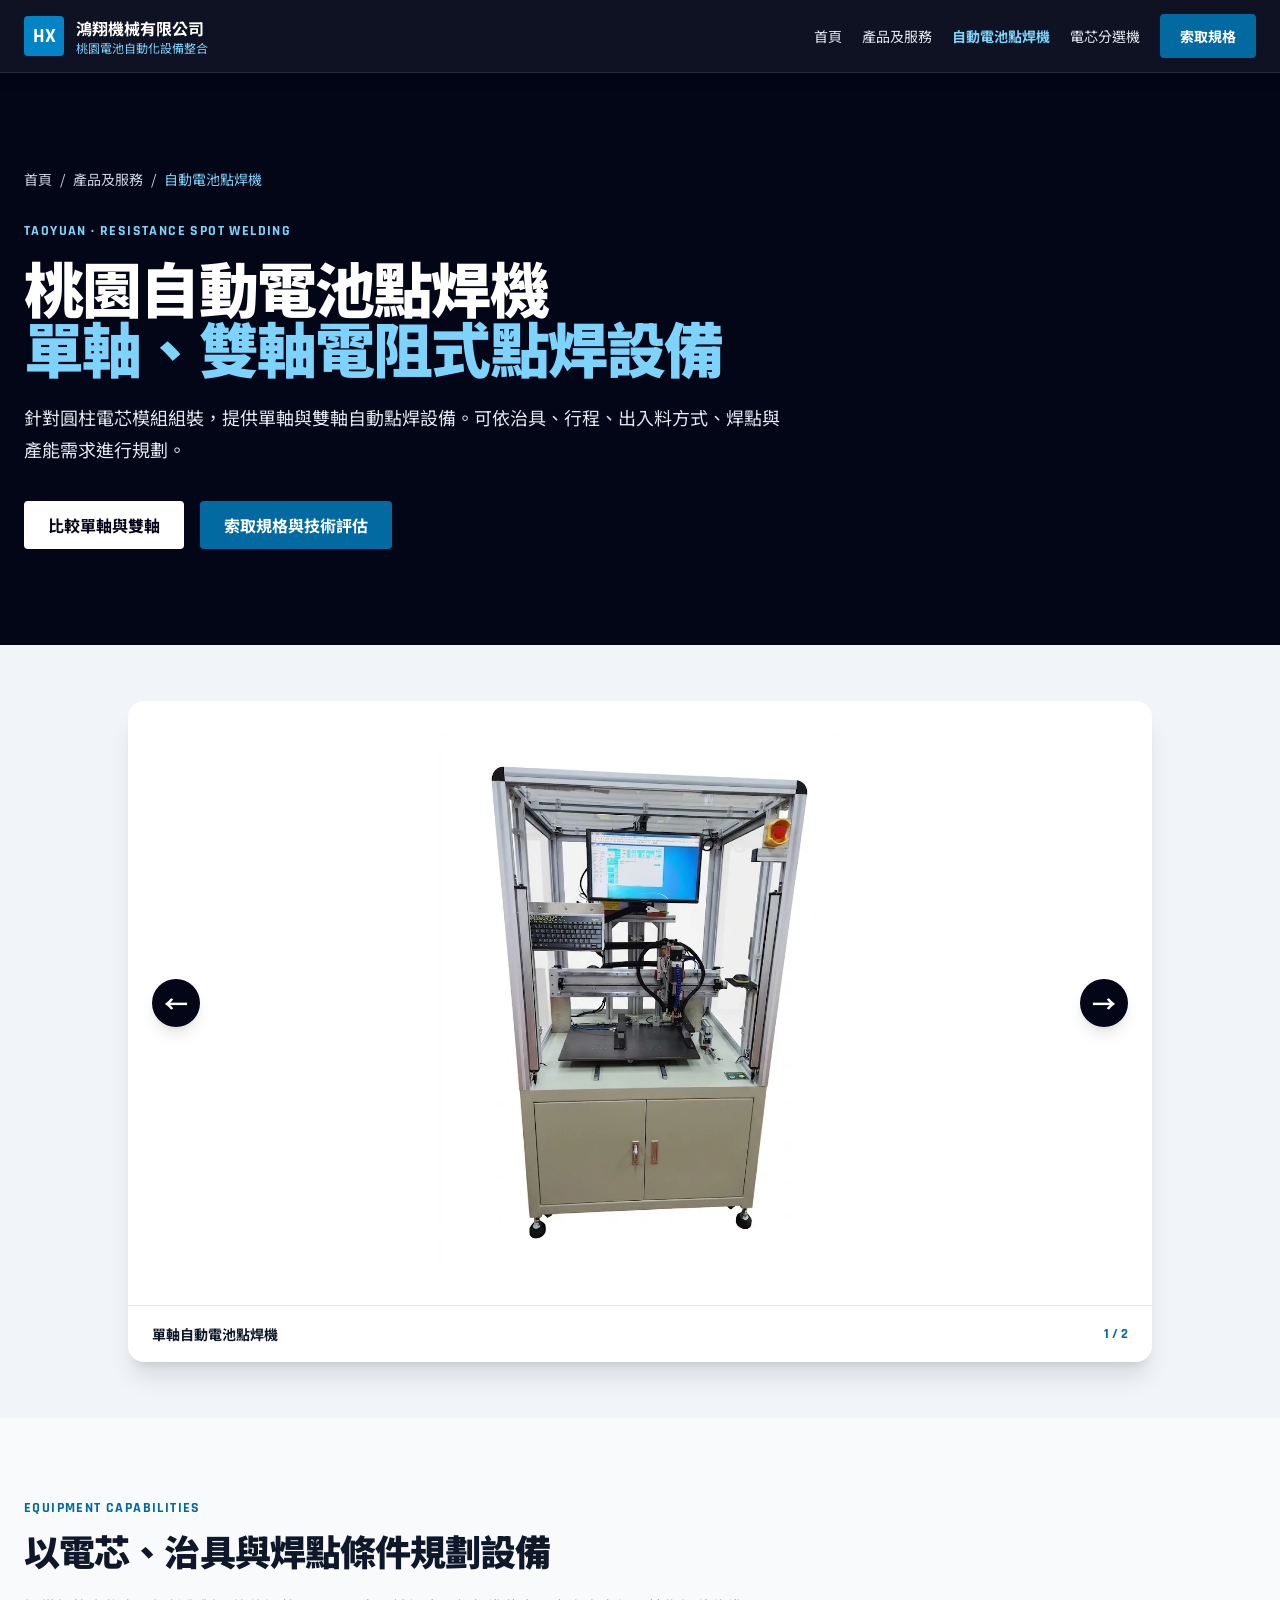
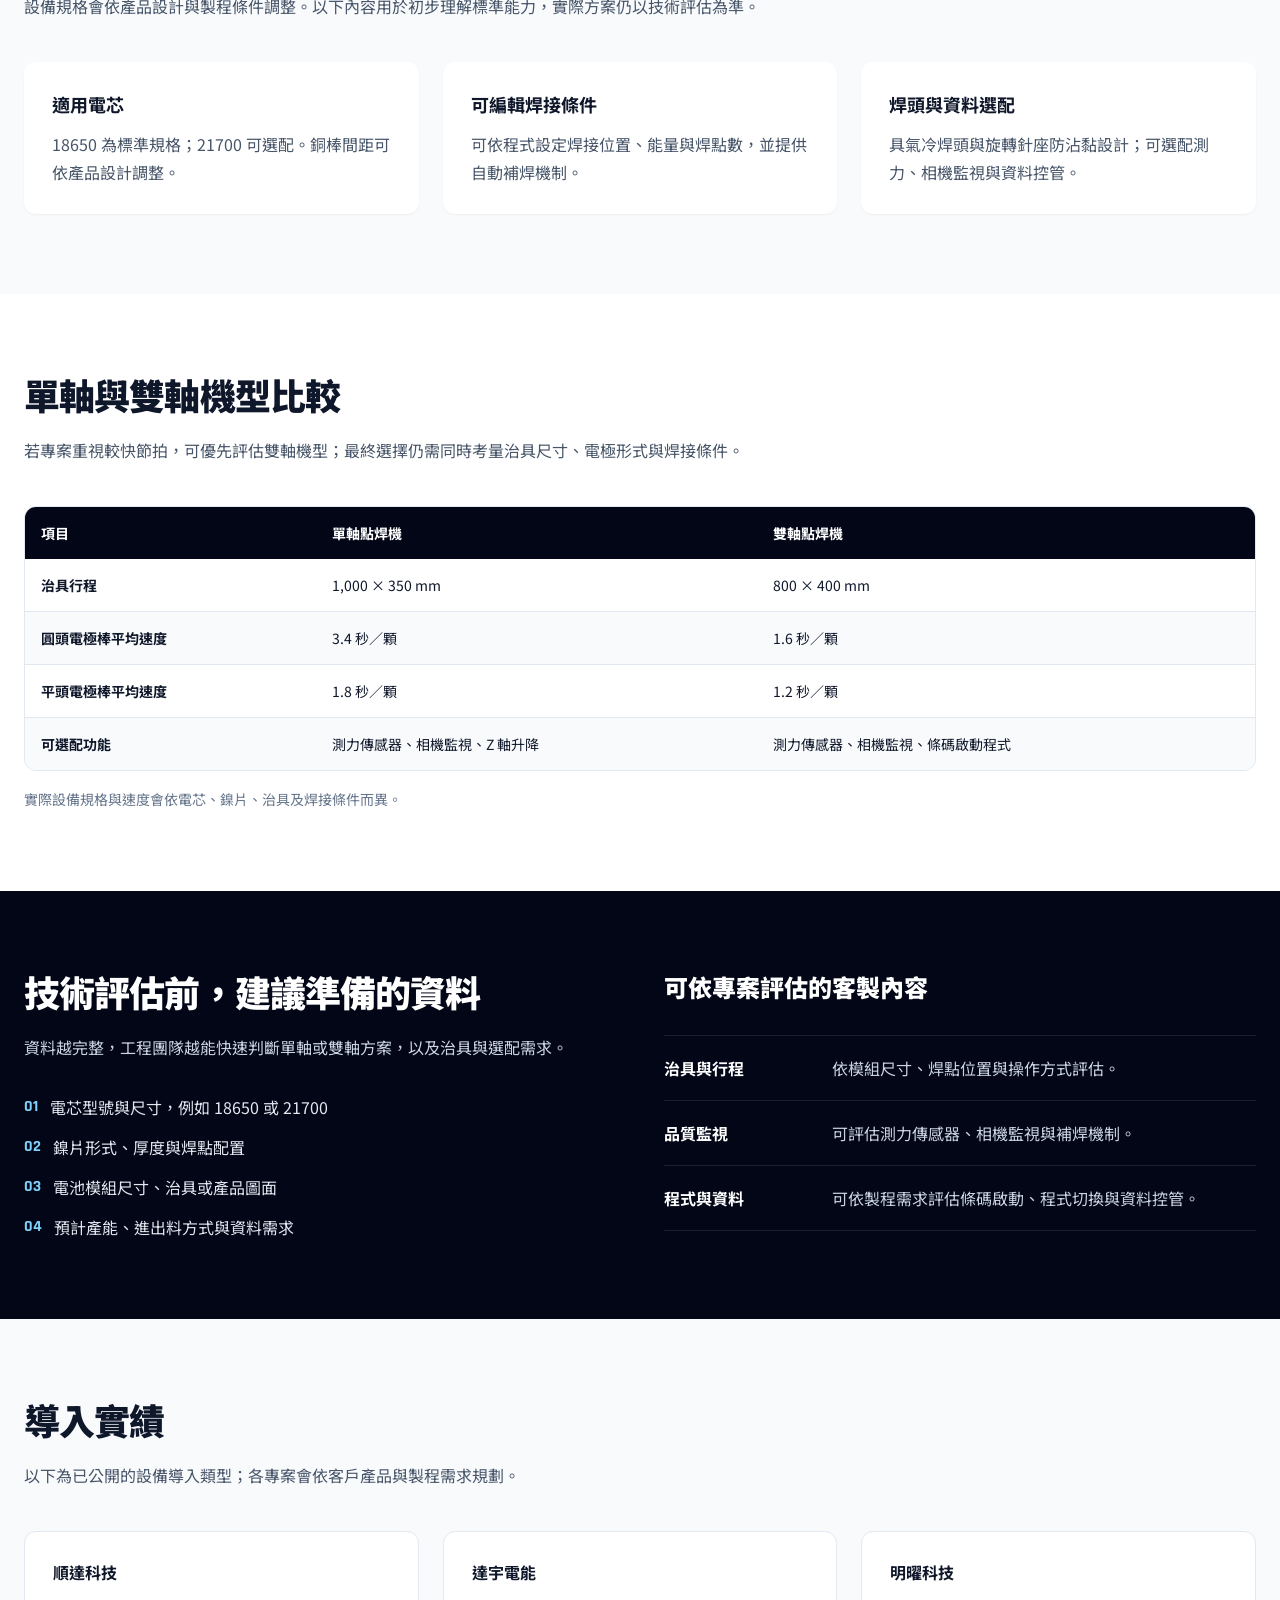
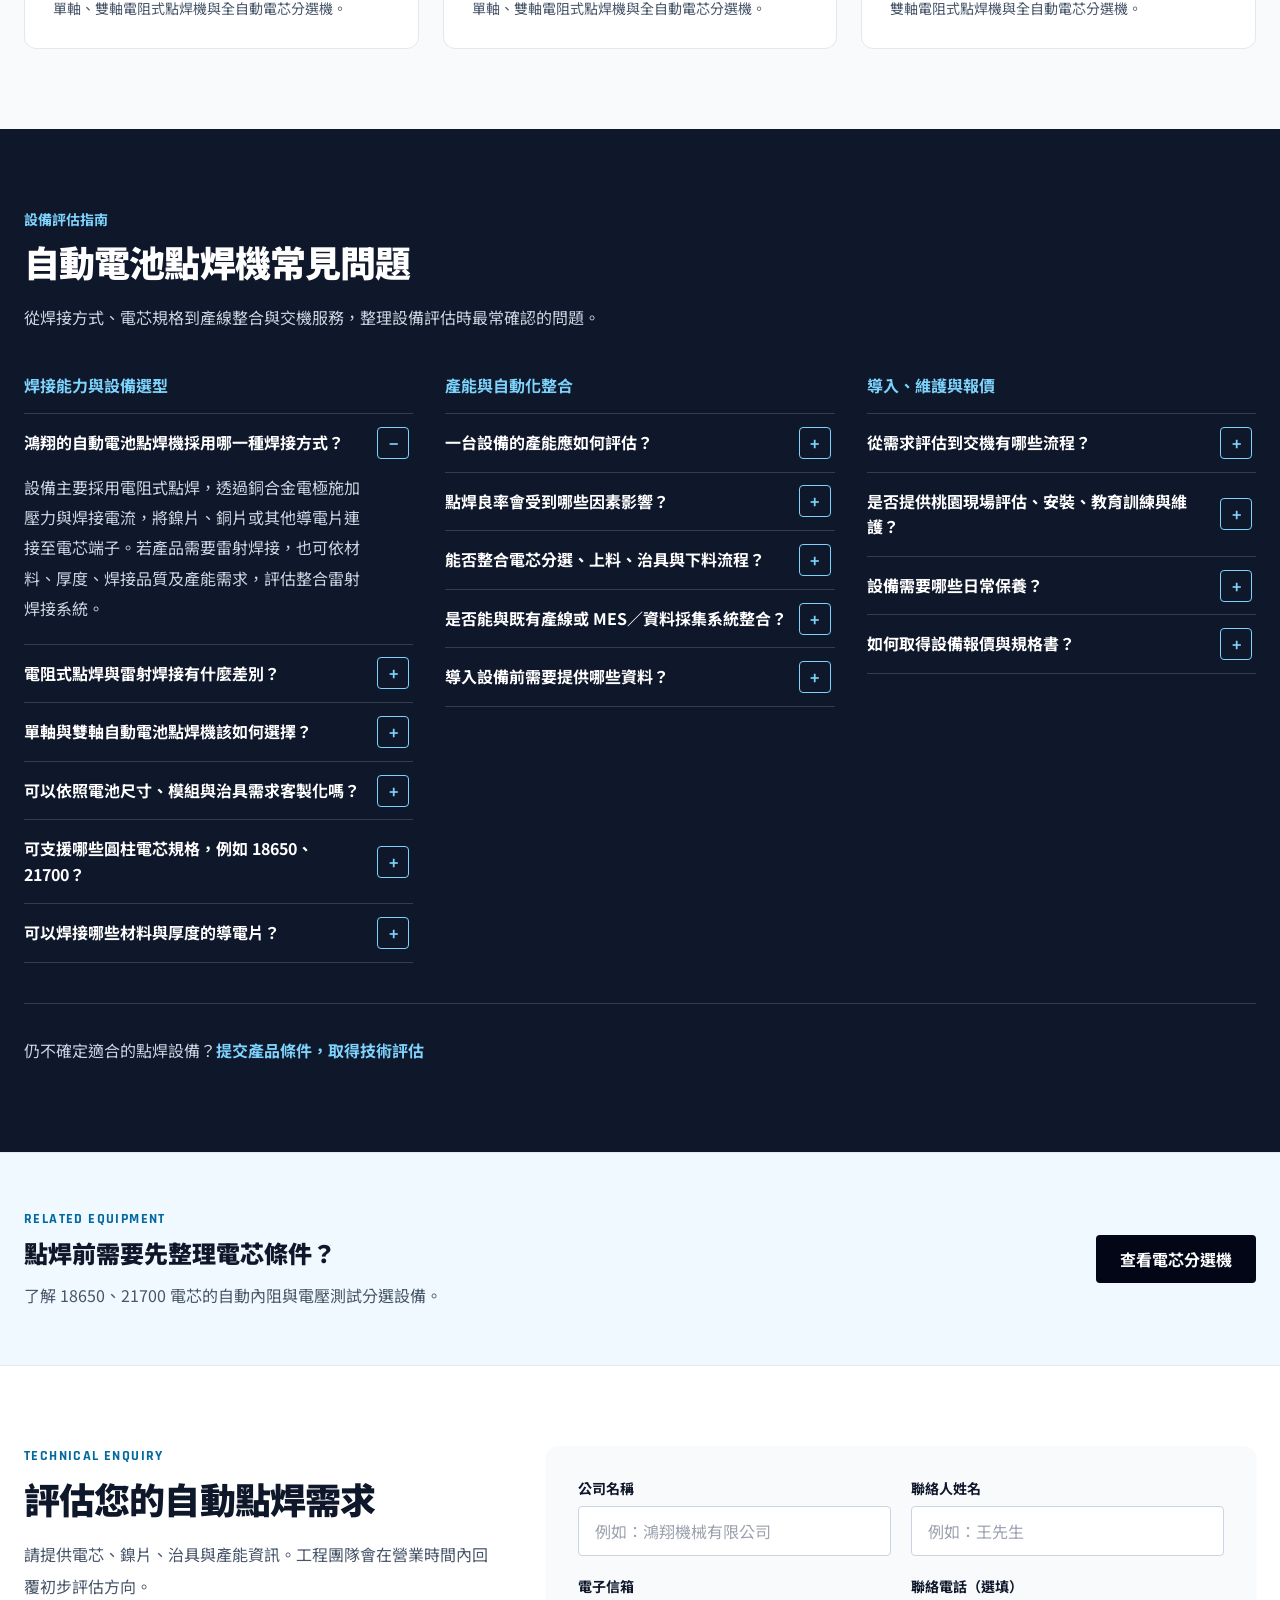
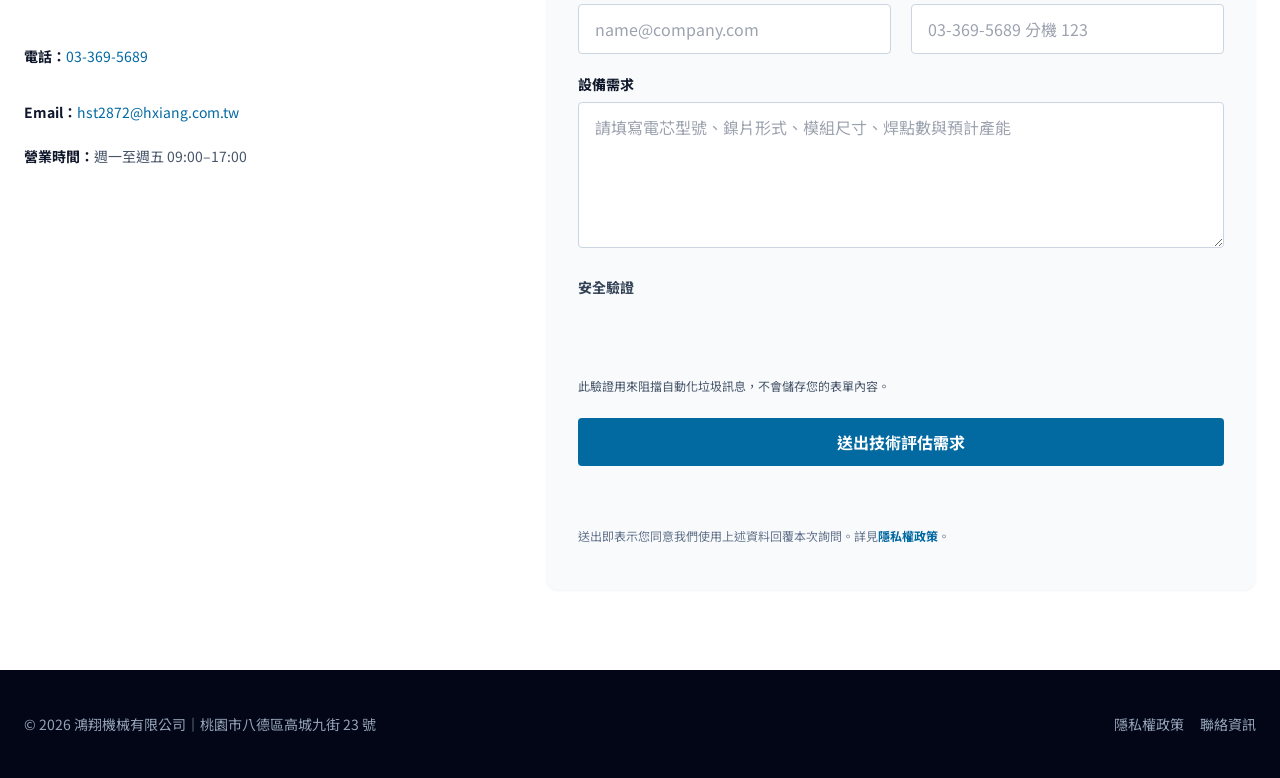
<file: automatic-battery-spot-welding-machine.html>
<!DOCTYPE html>
<html lang="zh-Hant" class="scroll-smooth">
<head>
  <meta charset="UTF-8">
  <meta name="viewport" content="width=device-width, initial-scale=1.0">
  <title>桃園自動電池點焊機｜單軸、雙軸電阻式點焊設備｜鴻翔機械</title>
  <meta name="description" content="鴻翔機械提供桃園單軸、雙軸電阻式自動電池點焊機，適用 18650 電芯、21700 可選配；可依治具、行程、焊點與產能需求規劃。">
  <link rel="canonical" href="https://www.hongxiang-taoyuan.com/automatic-battery-spot-welding-machine.html">
  <meta property="og:type" content="website">
  <meta property="og:locale" content="zh_TW">
  <meta property="og:title" content="桃園自動電池點焊機｜鴻翔機械">
  <meta property="og:description" content="單軸、雙軸電阻式自動電池點焊設備，可依電芯、治具、焊點與產能需求規劃。">
  <meta property="og:url" content="https://www.hongxiang-taoyuan.com/automatic-battery-spot-welding-machine.html">
  <meta property="og:image" content="https://www.hongxiang-taoyuan.com/image/automatic-battery-spot-welding-machine.webp">
  <meta name="twitter:card" content="summary_large_image">
  <script type="application/ld+json">
  {
    "@context": "https://schema.org",
    "@graph": [
      {
        "@type": "WebPage",
        "@id": "https://www.hongxiang-taoyuan.com/automatic-battery-spot-welding-machine.html#webpage",
        "url": "https://www.hongxiang-taoyuan.com/automatic-battery-spot-welding-machine.html",
        "name": "桃園自動電池點焊機｜單軸、雙軸電阻式點焊設備",
        "description": "鴻翔機械提供單軸、雙軸電阻式自動電池點焊設備，可依治具、行程、焊點與產能需求規劃。",
        "inLanguage": "zh-Hant",
        "primaryImageOfPage": {
          "@type": "ImageObject",
          "url": "https://www.hongxiang-taoyuan.com/image/automatic-battery-spot-welding-machine.webp",
          "width": 1472,
          "height": 1956
        },
        "about": {
          "@type": "Thing",
          "name": "自動電池點焊機"
        }
      },
      {
        "@type": "BreadcrumbList",
        "itemListElement": [
          {
            "@type": "ListItem",
            "position": 1,
            "name": "首頁",
            "item": "https://www.hongxiang-taoyuan.com/"
          },
          {
            "@type": "ListItem",
            "position": 2,
            "name": "產品及服務",
            "item": "https://www.hongxiang-taoyuan.com/product-&-service.html"
          },
          {
            "@type": "ListItem",
            "position": 3,
            "name": "自動電池點焊機",
            "item": "https://www.hongxiang-taoyuan.com/automatic-battery-spot-welding-machine.html"
          }
        ]
      }
    ]
  }
  </script>
  <script type="application/ld+json">
  {
    "@context": "https://schema.org",
    "@type": "FAQPage",
    "@id": "https://www.hongxiang-taoyuan.com/automatic-battery-spot-welding-machine.html#faq",
    "mainEntity": [
      {"@type":"Question","name":"鴻翔的自動電池點焊機採用哪一種焊接方式？","acceptedAnswer":{"@type":"Answer","text":"設備主要採用電阻式點焊，透過銅合金電極施加壓力與焊接電流，將鎳片、銅片或其他導電片連接至電芯端子。若產品需要雷射焊接，也可依材料、厚度、焊接品質及產能需求，評估整合雷射焊接系統。"}},
      {"@type":"Question","name":"電阻式點焊與雷射焊接有什麼差別？","acceptedAnswer":{"@type":"Answer","text":"電阻式點焊透過電極接觸工件並導入電流，適合電芯端子與較薄導電片的快速焊接。雷射焊接屬於非接觸式製程，可依材料、厚度、焊接深度及接頭形狀提供不同的加工能力。適合的方式需依產品結構、品質與產能要求評估。"}},
      {"@type":"Question","name":"單軸與雙軸自動電池點焊機該如何選擇？","acceptedAnswer":{"@type":"Answer","text":"應依電池模組尺寸、焊接點位、目標節拍、產能、廠房空間及未來擴充需求進行評估。鴻翔可根據客戶的產品與生產目標，協助規劃合適的設備配置。"}},
      {"@type":"Question","name":"可以依照電池尺寸、模組與治具需求客製化嗎？","acceptedAnswer":{"@type":"Answer","text":"可以。鴻翔具備客製化自動化設備經驗，可依電芯尺寸、模組排列、導電片、治具、上下料方式、產能及廠房條件進行規劃。建議提供產品圖面、樣品與目標產能，以利進一步評估。"}},
      {"@type":"Question","name":"可支援哪些圓柱電芯規格，例如 18650、21700？","acceptedAnswer":{"@type":"Answer","text":"設備可依圓柱電芯尺寸、排列方式、模組結構及治具需求進行規劃。18650、21700 為常見應用規格；其他圓柱電芯尺寸則需依電芯外形、端子位置、導電片設計、焊點配置及產能需求進行評估。"}},
      {"@type":"Question","name":"可以焊接哪些材料與厚度的導電片？","acceptedAnswer":{"@type":"Answer","text":"設備可依需求評估鎳片、銅片及鎳銅合金等導電材料，現有應用厚度範圍約為 0.03–0.3 mm。實際可焊範圍會受到材料組合、單片或堆疊厚度、點焊電源、電極配置及焊接品質要求影響。"}},
      {"@type":"Question","name":"一台設備的產能應如何評估？","acceptedAnswer":{"@type":"Answer","text":"設備產能會依電池模組尺寸、焊點數量、單點焊接時間、上下料方式、治具交換時間及自動化程度進行評估。收到產品圖面、焊點配置與目標產量後，可協助估算設備節拍並建議合適配置。"}},
      {"@type":"Question","name":"點焊良率會受到哪些因素影響？","acceptedAnswer":{"@type":"Answer","text":"點焊品質會受到電芯端子狀態、導電片材質與厚度、焊接電流、焊接時間、電極壓力、電極磨耗、治具定位及工件表面潔淨度等因素影響。實際參數需透過樣品測試與製程驗證進行調整。"}},
      {"@type":"Question","name":"能否整合電芯分選、上料、治具與下料流程？","acceptedAnswer":{"@type":"Answer","text":"可以。鴻翔可依需求規劃半自動或全自動方案。全自動設備適合追求穩定節拍與較高產能；半自動設備則具有較高的操作及換線彈性。實際方案會依產品特性、預算、產能與人力配置進行評估。"}},
      {"@type":"Question","name":"是否能與既有產線或 MES／資料採集系統整合？","acceptedAnswer":{"@type":"Answer","text":"可以。設備可依既有產線、MES 或資料採集系統的介面需求進行評估，包括設備狀態、生產數量、製程參數及追溯資料。實際通訊方式、資料欄位及整合範圍需由雙方工程人員確認。"}},
      {"@type":"Question","name":"導入設備前需要提供哪些資料？","acceptedAnswer":{"@type":"Answer","text":"建議提供產品或電池模組圖面、電芯規格、導電片材質與厚度、焊接點位、進出料方式、目標產能、廠房空間、既有產線介面及預計導入時間，以便規劃符合現場條件的設備方案。"}},
      {"@type":"Question","name":"從需求評估到交機有哪些流程？","acceptedAnswer":{"@type":"Answer","text":"一般流程包括需求訪談、產品與產能分析、方案及預算確認、設計製造、組裝測試、驗收、交機安裝、操作教育訓練，以及後續保固與技術支援。實際階段與交期會依設備複雜度及雙方約定調整。"}},
      {"@type":"Question","name":"是否提供桃園現場評估、安裝、教育訓練與維護？","acceptedAnswer":{"@type":"Answer","text":"可以。服務內容可包括現場需求評估、設備安裝、試運轉、操作教育訓練、維護規劃及後續技術支援，具體範圍會於專案及合約階段確認。"}},
      {"@type":"Question","name":"設備需要哪些日常保養？","acceptedAnswer":{"@type":"Answer","text":"日常保養主要包括清潔設備與治具、檢查點焊電極磨耗、確認氣壓與線材接頭，以及檢查移動機構與安全裝置。實際保養週期會依設備使用頻率及生產環境制定，交機時可提供操作與保養說明。"}},
      {"@type":"Question","name":"如何取得設備報價與規格書？","acceptedAnswer":{"@type":"Answer","text":"請提供電芯或電池模組規格、產品圖面、導電片材質與厚度、焊點數量、目標產能、自動化需求及預計導入時間。工程人員確認需求後，會依評估結果提供設備方案、規格與報價。"}}
    ]
  }
  </script>
  <link rel="preconnect" href="https://fonts.googleapis.com">
  <link rel="preconnect" href="https://fonts.gstatic.com" crossorigin>
  <link href="https://fonts.googleapis.com/css2?family=Noto+Sans+TC:wght@400;500;700;900&family=Rajdhani:wght@600;700&display=swap" rel="stylesheet">
  <link rel="stylesheet" href="site.css">
  <link rel="stylesheet" href="faq.css">
  <style>
    .bg-industrial-action { background-color: #0369a1; }
    .hover\:bg-industrial-action-hover:hover { background-color: #075985; }
  </style>
  <link rel="stylesheet" href="enquiry-protection.css">
  <script src="enquiry-protection.js" defer></script>
  <script src="https://challenges.cloudflare.com/turnstile/v0/api.js" defer></script>
</head>
<body class="overflow-x-hidden bg-slate-50 font-sans text-slate-900 antialiased selection:bg-sky-600 selection:text-white">
  <a href="#main-content" class="sr-only focus:not-sr-only focus:fixed focus:left-4 focus:top-4 focus:z-[100] focus:rounded focus:bg-white focus:px-4 focus:py-3 focus:font-bold focus:text-slate-950">
    跳至主要內容
  </a>

  <header class="sticky top-0 z-50 border-b border-white/10 bg-slate-950/95 text-white shadow-lg backdrop-blur">
    <nav class="mx-auto flex max-w-7xl items-center justify-between px-6 py-3" aria-label="主要導覽">
      <a href="/" class="flex min-h-11 items-center gap-3 py-1">
        <span class="grid h-10 w-10 place-items-center rounded bg-sky-600 font-tech text-xl font-bold">HX</span>
        <span>
          <span class="block font-bold">鴻翔機械有限公司</span>
          <span class="block text-xs text-sky-300">桃園電池自動化設備整合</span>
        </span>
      </a>
      <div class="hidden items-center gap-5 text-sm text-slate-200 lg:flex">
        <a href="/" class="inline-flex min-h-11 items-center hover:text-white">首頁</a>
        <a href="product-&-service.html" class="inline-flex min-h-11 items-center hover:text-white">產品及服務</a>
        <a href="automatic-battery-spot-welding-machine.html" aria-current="page" class="inline-flex min-h-11 items-center font-bold text-sky-300">自動電池點焊機</a>
        <a href="battery-cell-sorting-machine.html" class="inline-flex min-h-11 items-center hover:text-white">電芯分選機</a>
        <a href="#enquiry" class="inline-flex min-h-11 items-center rounded bg-industrial-action px-5 font-bold text-white hover:bg-industrial-action-hover">索取規格</a>
      </div>
      <button type="button" id="mobile-menu-btn" class="flex min-h-11 min-w-11 items-center justify-center rounded text-2xl focus-visible:outline focus-visible:outline-2 focus-visible:outline-offset-2 focus-visible:outline-sky-300 lg:hidden" aria-label="開啟選單" aria-expanded="false" aria-controls="mobile-menu">
        <span data-menu-icon aria-hidden="true">☰</span>
      </button>
    </nav>
    <div id="mobile-menu" class="hidden border-t border-white/10 bg-slate-950 lg:hidden" aria-hidden="true">
      <a href="/" class="flex min-h-11 items-center px-6 py-3">首頁</a>
      <a href="product-&-service.html" class="flex min-h-11 items-center border-t border-white/10 px-6 py-3">產品及服務</a>
      <a href="automatic-battery-spot-welding-machine.html" aria-current="page" class="flex min-h-11 items-center border-t border-white/10 px-6 py-3 font-bold text-sky-300">自動電池點焊機</a>
      <a href="battery-cell-sorting-machine.html" class="flex min-h-11 items-center border-t border-white/10 px-6 py-3">電芯分選機</a>
      <a href="#enquiry" class="flex min-h-11 items-center border-t border-white/10 bg-industrial-action px-6 py-3 font-bold hover:bg-industrial-action-hover">索取規格與技術評估</a>
    </div>
  </header>

  <main id="main-content">
    <section class="bg-slate-950 text-white">
      <div class="mx-auto flex min-h-[520px] max-w-7xl flex-col justify-center px-6 py-16 md:py-24">
        <nav aria-label="麵包屑" class="mb-8 text-sm text-slate-300">
          <ol class="flex flex-wrap items-center gap-2">
            <li><a href="/" class="hover:text-white">首頁</a></li>
            <li aria-hidden="true">/</li>
            <li><a href="product-&-service.html" class="hover:text-white">產品及服務</a></li>
            <li aria-hidden="true">/</li>
            <li aria-current="page" class="text-sky-300">自動電池點焊機</li>
          </ol>
        </nav>
        <p class="mb-4 font-tech text-sm font-bold tracking-widest text-sky-300">TAOYUAN · RESISTANCE SPOT WELDING</p>
        <h1 class="max-w-4xl text-4xl font-black leading-tight tracking-[-0.03em] md:text-6xl">桃園自動電池點焊機<br><span class="text-sky-300">單軸、雙軸電阻式點焊設備</span></h1>
        <p class="mt-6 max-w-3xl text-lg leading-8 text-slate-200">針對圓柱電芯模組組裝，提供單軸與雙軸自動點焊設備。可依治具、行程、出入料方式、焊點與產能需求進行規劃。</p>
        <div class="mt-9 flex flex-wrap gap-4">
          <a href="#specifications" class="inline-flex min-h-12 items-center rounded bg-white px-6 py-3 font-bold text-slate-950 hover:bg-slate-100">比較單軸與雙軸</a>
          <a href="#enquiry" class="inline-flex min-h-12 items-center rounded bg-industrial-action px-6 py-3 font-bold text-white hover:bg-industrial-action-hover">索取規格與技術評估</a>
        </div>
      </div>
    </section>

    <section aria-label="自動電池點焊設備展示" class="bg-slate-100 px-6 py-10 md:py-14">
      <figure data-machine-carousel aria-roledescription="carousel" aria-label="單軸與雙軸自動電池點焊設備" class="relative mx-auto max-w-5xl overflow-hidden rounded-2xl bg-white shadow-xl">
        <div class="relative">
          <div data-machine-slide data-label="單軸自動電池點焊機" role="group" aria-roledescription="slide" aria-label="第 1 張，共 2 張">
            <div class="flex min-h-[320px] items-center justify-center p-4 sm:min-h-[440px] sm:p-8 lg:min-h-[560px]">
              <picture>
                <source type="image/webp" srcset="image/single-axis-battery-spot-welding-machine-720.webp 720w, image/single-axis-battery-spot-welding-machine.webp 768w" sizes="(min-width: 1024px) 896px, calc(100vw - 80px)">
                <img src="image/battery welding machine .png" alt="鴻翔單軸自動電池點焊機" width="768" height="1024" fetchpriority="high" decoding="async" class="mx-auto max-h-[460px] w-auto max-w-full object-contain sm:max-h-[540px]">
              </picture>
            </div>
          </div>
          <div data-machine-slide data-label="雙軸自動電池點焊機" role="group" aria-roledescription="slide" aria-label="第 2 張，共 2 張" class="hidden" aria-hidden="true">
            <div class="flex min-h-[320px] items-center justify-center p-4 sm:min-h-[440px] sm:p-8 lg:min-h-[560px]">
              <picture>
                <source type="image/webp" srcset="image/automatic-battery-spot-welding-machine-720.webp 720w, image/automatic-battery-spot-welding-machine.webp 1472w" sizes="(min-width: 1024px) 896px, calc(100vw - 80px)">
                <img src="image/Dual-battery-spotwelder.png" alt="鴻翔雙軸電阻式自動電池點焊設備" width="1472" height="1956" loading="lazy" decoding="async" class="mx-auto max-h-[460px] w-auto max-w-full object-contain sm:max-h-[540px]">
              </picture>
            </div>
          </div>
          <button type="button" data-carousel-prev aria-label="顯示上一個機型" class="absolute left-3 top-1/2 z-10 grid min-h-12 min-w-12 -translate-y-1/2 place-items-center rounded-full bg-slate-950 text-2xl font-bold text-white shadow-lg transition hover:bg-sky-600 focus-visible:outline focus-visible:outline-2 focus-visible:outline-offset-2 focus-visible:outline-sky-600 sm:left-6">←</button>
          <button type="button" data-carousel-next aria-label="顯示下一個機型" class="absolute right-3 top-1/2 z-10 grid min-h-12 min-w-12 -translate-y-1/2 place-items-center rounded-full bg-slate-950 text-2xl font-bold text-white shadow-lg transition hover:bg-sky-600 focus-visible:outline focus-visible:outline-2 focus-visible:outline-offset-2 focus-visible:outline-sky-600 sm:right-6">→</button>
        </div>
        <figcaption aria-live="polite" class="flex items-center justify-between gap-4 border-t border-slate-200 px-6 py-4 text-sm leading-6 text-slate-600">
          <span data-carousel-label class="font-bold text-slate-900">單軸自動電池點焊機</span>
          <span data-carousel-count class="shrink-0 font-tech font-bold text-sky-700">1 / 2</span>
        </figcaption>
      </figure>
    </section>

    <section class="mx-auto max-w-7xl px-6 py-20">
      <div class="max-w-3xl">
        <p class="font-tech text-sm font-bold tracking-widest text-sky-700">EQUIPMENT CAPABILITIES</p>
        <h2 class="mt-3 text-3xl font-black tracking-tight md:text-4xl">以電芯、治具與焊點條件規劃設備</h2>
        <p class="mt-5 leading-8 text-slate-600">設備規格會依產品設計與製程條件調整。以下內容用於初步理解標準能力，實際方案仍以技術評估為準。</p>
      </div>
      <div class="mt-10 grid gap-6 md:grid-cols-3">
        <article class="rounded-xl bg-white p-7 shadow-sm">
          <h3 class="text-lg font-bold">適用電芯</h3>
          <p class="mt-3 leading-7 text-slate-600">18650 為標準規格；21700 可選配。銅棒間距可依產品設計調整。</p>
        </article>
        <article class="rounded-xl bg-white p-7 shadow-sm">
          <h3 class="text-lg font-bold">可編輯焊接條件</h3>
          <p class="mt-3 leading-7 text-slate-600">可依程式設定焊接位置、能量與焊點數，並提供自動補焊機制。</p>
        </article>
        <article class="rounded-xl bg-white p-7 shadow-sm">
          <h3 class="text-lg font-bold">焊頭與資料選配</h3>
          <p class="mt-3 leading-7 text-slate-600">具氣冷焊頭與旋轉針座防沾黏設計；可選配測力、相機監視與資料控管。</p>
        </article>
      </div>
    </section>

    <section id="specifications" class="bg-white">
      <div class="mx-auto max-w-7xl px-6 py-20">
        <div class="max-w-3xl">
          <h2 class="text-3xl font-black tracking-tight md:text-4xl">單軸與雙軸機型比較</h2>
          <p class="mt-5 leading-8 text-slate-600">若專案重視較快節拍，可優先評估雙軸機型；最終選擇仍需同時考量治具尺寸、電極形式與焊接條件。</p>
        </div>
        <div class="mt-10 overflow-x-auto rounded-xl border border-slate-200">
          <table class="min-w-[720px] w-full text-left text-sm">
            <caption class="sr-only">單軸與雙軸自動電池點焊機規格比較</caption>
            <thead class="bg-slate-950 text-white">
              <tr>
                <th scope="col" class="p-4">項目</th>
                <th scope="col" class="p-4">單軸點焊機</th>
                <th scope="col" class="p-4">雙軸點焊機</th>
              </tr>
            </thead>
            <tbody class="divide-y divide-slate-200">
              <tr><th scope="row" class="p-4 font-bold">治具行程</th><td class="p-4">1,000 × 350 mm</td><td class="p-4">800 × 400 mm</td></tr>
              <tr class="bg-slate-50"><th scope="row" class="p-4 font-bold">圓頭電極棒平均速度</th><td class="p-4">3.4 秒／顆</td><td class="p-4">1.6 秒／顆</td></tr>
              <tr><th scope="row" class="p-4 font-bold">平頭電極棒平均速度</th><td class="p-4">1.8 秒／顆</td><td class="p-4">1.2 秒／顆</td></tr>
              <tr class="bg-slate-50"><th scope="row" class="p-4 font-bold">可選配功能</th><td class="p-4">測力傳感器、相機監視、Z 軸升降</td><td class="p-4">測力傳感器、相機監視、條碼啟動程式</td></tr>
            </tbody>
          </table>
        </div>
        <p class="mt-4 text-sm leading-6 text-slate-500">實際設備規格與速度會依電芯、鎳片、治具及焊接條件而異。</p>
      </div>
    </section>

    <section class="bg-slate-950 text-white">
      <div class="mx-auto grid max-w-7xl gap-12 px-6 py-20 lg:grid-cols-2">
        <div>
          <h2 class="text-3xl font-black tracking-tight md:text-4xl">技術評估前，建議準備的資料</h2>
          <p class="mt-5 max-w-2xl leading-8 text-slate-300">資料越完整，工程團隊越能快速判斷單軸或雙軸方案，以及治具與選配需求。</p>
          <ul class="mt-8 space-y-4 text-slate-200">
            <li class="flex gap-3"><span class="font-tech font-bold text-sky-300">01</span><span>電芯型號與尺寸，例如 18650 或 21700</span></li>
            <li class="flex gap-3"><span class="font-tech font-bold text-sky-300">02</span><span>鎳片形式、厚度與焊點配置</span></li>
            <li class="flex gap-3"><span class="font-tech font-bold text-sky-300">03</span><span>電池模組尺寸、治具或產品圖面</span></li>
            <li class="flex gap-3"><span class="font-tech font-bold text-sky-300">04</span><span>預計產能、進出料方式與資料需求</span></li>
          </ul>
        </div>
        <div>
          <h2 class="text-2xl font-black">可依專案評估的客製內容</h2>
          <dl class="mt-8 divide-y divide-white/10 border-y border-white/10">
            <div class="grid gap-2 py-5 sm:grid-cols-[160px_1fr]"><dt class="font-bold text-white">治具與行程</dt><dd class="text-slate-300">依模組尺寸、焊點位置與操作方式評估。</dd></div>
            <div class="grid gap-2 py-5 sm:grid-cols-[160px_1fr]"><dt class="font-bold text-white">品質監視</dt><dd class="text-slate-300">可評估測力傳感器、相機監視與補焊機制。</dd></div>
            <div class="grid gap-2 py-5 sm:grid-cols-[160px_1fr]"><dt class="font-bold text-white">程式與資料</dt><dd class="text-slate-300">可依製程需求評估條碼啟動、程式切換與資料控管。</dd></div>
          </dl>
        </div>
      </div>
    </section>

    <section class="mx-auto max-w-7xl px-6 py-20">
      <div class="max-w-3xl">
        <h2 class="text-3xl font-black tracking-tight md:text-4xl">導入實績</h2>
        <p class="mt-5 leading-8 text-slate-600">以下為已公開的設備導入類型；各專案會依客戶產品與製程需求規劃。</p>
      </div>
      <div class="mt-10 grid gap-6 md:grid-cols-3">
        <article class="rounded-xl border border-slate-200 bg-white p-7"><h3 class="font-bold">順達科技</h3><p class="mt-3 text-sm leading-6 text-slate-600">單軸、雙軸電阻式點焊機與全自動電芯分選機。</p></article>
        <article class="rounded-xl border border-slate-200 bg-white p-7"><h3 class="font-bold">達宇電能</h3><p class="mt-3 text-sm leading-6 text-slate-600">單軸、雙軸電阻式點焊機與全自動電芯分選機。</p></article>
        <article class="rounded-xl border border-slate-200 bg-white p-7"><h3 class="font-bold">明曜科技</h3><p class="mt-3 text-sm leading-6 text-slate-600">雙軸電阻式點焊機與全自動電芯分選機。</p></article>
      </div>
    </section>

    <section id="faq" class="faq-section">
      <div class="mx-auto max-w-7xl px-6 py-20">
        <div class="max-w-3xl">
          <p class="text-sm font-bold text-sky-300">設備評估指南</p>
          <h2 class="mt-3 text-3xl font-black tracking-tight md:text-4xl">自動電池點焊機常見問題</h2>
          <p class="mt-5 leading-8 text-slate-300">從焊接方式、電芯規格到產線整合與交機服務，整理設備評估時最常確認的問題。</p>
        </div>

        <div class="faq-groups faq-groups--three">
          <section aria-labelledby="welding-faq-capability">
            <h3 id="welding-faq-capability" class="faq-group-title">焊接能力與設備選型</h3>
            <div class="faq-list">
              <details class="faq-item" open>
                <summary>鴻翔的自動電池點焊機採用哪一種焊接方式？</summary>
                <div class="faq-answer"><p>設備主要採用電阻式點焊，透過銅合金電極施加壓力與焊接電流，將鎳片、銅片或其他導電片連接至電芯端子。若產品需要雷射焊接，也可依材料、厚度、焊接品質及產能需求，評估整合雷射焊接系統。</p></div>
              </details>
              <details class="faq-item">
                <summary>電阻式點焊與雷射焊接有什麼差別？</summary>
                <div class="faq-answer"><p>電阻式點焊透過電極接觸工件並導入電流，適合電芯端子與較薄導電片的快速焊接。雷射焊接屬於非接觸式製程，可依材料、厚度、焊接深度及接頭形狀提供不同的加工能力。適合的方式需依產品結構、品質與產能要求評估。</p></div>
              </details>
              <details class="faq-item">
                <summary>單軸與雙軸自動電池點焊機該如何選擇？</summary>
                <div class="faq-answer"><p>應依電池模組尺寸、焊接點位、目標節拍、產能、廠房空間及未來擴充需求進行評估。鴻翔可根據客戶的產品與生產目標，協助規劃合適的設備配置。</p></div>
              </details>
              <details class="faq-item">
                <summary>可以依照電池尺寸、模組與治具需求客製化嗎？</summary>
                <div class="faq-answer"><p>可以。鴻翔具備客製化自動化設備經驗，可依電芯尺寸、模組排列、導電片、治具、上下料方式、產能及廠房條件進行規劃。建議提供產品圖面、樣品與目標產能，以利進一步評估。</p></div>
              </details>
              <details class="faq-item">
                <summary>可支援哪些圓柱電芯規格，例如 18650、21700？</summary>
                <div class="faq-answer"><p>設備可依圓柱電芯尺寸、排列方式、模組結構及治具需求進行規劃。18650、21700 為常見應用規格；其他圓柱電芯尺寸則需依電芯外形、端子位置、導電片設計、焊點配置及產能需求進行評估。</p></div>
              </details>
              <details class="faq-item">
                <summary>可以焊接哪些材料與厚度的導電片？</summary>
                <div class="faq-answer"><p>設備可依需求評估鎳片、銅片及鎳銅合金等導電材料，現有應用厚度範圍約為 0.03–0.3 mm。實際可焊範圍會受到材料組合、單片或堆疊厚度、點焊電源、電極配置及焊接品質要求影響。</p></div>
              </details>
            </div>
          </section>

          <section aria-labelledby="welding-faq-integration">
            <h3 id="welding-faq-integration" class="faq-group-title">產能與自動化整合</h3>
            <div class="faq-list">
              <details class="faq-item">
                <summary>一台設備的產能應如何評估？</summary>
                <div class="faq-answer"><p>設備產能會依電池模組尺寸、焊點數量、單點焊接時間、上下料方式、治具交換時間及自動化程度進行評估。收到產品圖面、焊點配置與目標產量後，可協助估算設備節拍並建議合適配置。</p></div>
              </details>
              <details class="faq-item">
                <summary>點焊良率會受到哪些因素影響？</summary>
                <div class="faq-answer"><p>點焊品質會受到電芯端子狀態、導電片材質與厚度、焊接電流、焊接時間、電極壓力、電極磨耗、治具定位及工件表面潔淨度等因素影響。實際參數需透過樣品測試與製程驗證進行調整。</p></div>
              </details>
              <details class="faq-item">
                <summary>能否整合電芯分選、上料、治具與下料流程？</summary>
                <div class="faq-answer"><p>可以。鴻翔可依需求規劃半自動或全自動方案。全自動設備適合追求穩定節拍與較高產能；半自動設備則具有較高的操作及換線彈性。實際方案會依產品特性、預算、產能與人力配置進行評估。</p></div>
              </details>
              <details class="faq-item">
                <summary>是否能與既有產線或 MES／資料採集系統整合？</summary>
                <div class="faq-answer"><p>可以。設備可依既有產線、MES 或資料採集系統的介面需求進行評估，包括設備狀態、生產數量、製程參數及追溯資料。實際通訊方式、資料欄位及整合範圍需由雙方工程人員確認。</p></div>
              </details>
              <details class="faq-item">
                <summary>導入設備前需要提供哪些資料？</summary>
                <div class="faq-answer"><p>建議提供產品或電池模組圖面、電芯規格、導電片材質與厚度、焊接點位、進出料方式、目標產能、廠房空間、既有產線介面及預計導入時間，以便規劃符合現場條件的設備方案。</p></div>
              </details>
            </div>
          </section>

          <section aria-labelledby="welding-faq-service">
            <h3 id="welding-faq-service" class="faq-group-title">導入、維護與報價</h3>
            <div class="faq-list">
              <details class="faq-item">
                <summary>從需求評估到交機有哪些流程？</summary>
                <div class="faq-answer"><p>一般流程包括需求訪談、產品與產能分析、方案及預算確認、設計製造、組裝測試、驗收、交機安裝、操作教育訓練，以及後續保固與技術支援。實際階段與交期會依設備複雜度及雙方約定調整。</p></div>
              </details>
              <details class="faq-item">
                <summary>是否提供桃園現場評估、安裝、教育訓練與維護？</summary>
                <div class="faq-answer"><p>可以。服務內容可包括現場需求評估、設備安裝、試運轉、操作教育訓練、維護規劃及後續技術支援，具體範圍會於專案及合約階段確認。</p></div>
              </details>
              <details class="faq-item">
                <summary>設備需要哪些日常保養？</summary>
                <div class="faq-answer"><p>日常保養主要包括清潔設備與治具、檢查點焊電極磨耗、確認氣壓與線材接頭，以及檢查移動機構與安全裝置。實際保養週期會依設備使用頻率及生產環境制定，交機時可提供操作與保養說明。</p></div>
              </details>
              <details class="faq-item">
                <summary>如何取得設備報價與規格書？</summary>
                <div class="faq-answer"><p>請提供電芯或電池模組規格、產品圖面、導電片材質與厚度、焊點數量、目標產能、自動化需求及預計導入時間。工程人員確認需求後，會依評估結果提供設備方案、規格與報價。</p></div>
              </details>
            </div>
          </section>
        </div>

        <p class="faq-note">仍不確定適合的點焊設備？<a href="#enquiry" class="ml-1 inline-flex min-h-11 items-center font-bold text-sky-300 hover:underline">提交產品條件，取得技術評估</a></p>
      </div>
    </section>

    <section class="border-y border-slate-200 bg-sky-50">
      <div class="mx-auto flex max-w-7xl flex-col justify-between gap-8 px-6 py-14 md:flex-row md:items-center">
        <div>
          <p class="font-tech text-sm font-bold tracking-widest text-sky-700">RELATED EQUIPMENT</p>
          <h2 class="mt-2 text-2xl font-black">點焊前需要先整理電芯條件？</h2>
          <p class="mt-3 max-w-2xl leading-7 text-slate-600">了解 18650、21700 電芯的自動內阻與電壓測試分選設備。</p>
        </div>
        <a href="battery-cell-sorting-machine.html" class="inline-flex min-h-12 shrink-0 items-center justify-center rounded bg-slate-950 px-6 py-3 font-bold text-white hover:bg-slate-800">查看電芯分選機</a>
      </div>
    </section>

    <section id="enquiry" class="bg-white">
      <div class="mx-auto grid max-w-7xl gap-12 px-6 py-20 lg:grid-cols-[0.8fr_1.2fr]">
        <div>
          <p class="font-tech text-sm font-bold tracking-widest text-sky-700">TECHNICAL ENQUIRY</p>
          <h2 class="mt-3 text-3xl font-black tracking-tight md:text-4xl">評估您的自動點焊需求</h2>
          <p class="mt-5 leading-8 text-slate-600">請提供電芯、鎳片、治具與產能資訊。工程團隊會在營業時間內回覆初步評估方向。</p>
          <div class="mt-8 space-y-3 text-sm text-slate-600">
            <p><strong class="text-slate-900">電話：</strong><a href="tel:+88633695689" class="inline-flex min-h-11 items-center text-sky-700 hover:underline">03-369-5689</a></p>
            <p><strong class="text-slate-900">Email：</strong><a href="mailto:hst2872@hxiang.com.tw" class="inline-flex min-h-11 items-center break-all text-sky-700 hover:underline">hst2872@hxiang.com.tw</a></p>
            <p><strong class="text-slate-900">營業時間：</strong>週一至週五 09:00–17:00</p>
          </div>
        </div>

        <form data-enquiry-form action="https://script.google.com/macros/s/AKfycbx--816oY6G-QqbMACrQi5_2_ZhmQ67eXzD4BOAw3LhD-xdjPnwlFdD_ZdclkRMyLfLZQ/exec" method="post" target="product-enquiry-response" class="rounded-xl bg-slate-50 p-6 shadow-sm md:p-8">
          <input type="hidden" name="source" value="自動電池點焊機產品頁">
          <input type="hidden" name="inquiryType" value="索取自動電池點焊機規格">
          <div class="absolute -left-[10000px] opacity-0" aria-hidden="true">
            <label for="website">請勿填寫此欄位</label>
            <input id="website" name="website" type="text" tabindex="-1" autocomplete="off">
          </div>
          <div class="grid gap-5 md:grid-cols-2">
            <div>
              <label for="company" class="mb-2 block text-sm font-bold">公司名稱</label>
              <input id="company" name="company" type="text" autocomplete="organization" maxlength="100" required class="w-full rounded border border-slate-300 bg-white px-4 py-3 text-base focus:border-sky-600 focus:outline-none focus:ring-2 focus:ring-sky-200" placeholder="例如：鴻翔機械有限公司">
            </div>
            <div>
              <label for="contact-name" class="mb-2 block text-sm font-bold">聯絡人姓名</label>
              <input id="contact-name" name="contactName" type="text" autocomplete="name" maxlength="60" required class="w-full rounded border border-slate-300 bg-white px-4 py-3 text-base focus:border-sky-600 focus:outline-none focus:ring-2 focus:ring-sky-200" placeholder="例如：王先生">
            </div>
            <div>
              <label for="email" class="mb-2 block text-sm font-bold">電子信箱</label>
              <input id="email" name="email" type="email" autocomplete="email" inputmode="email" maxlength="120" pattern="[^\s@]+@[^\s@]+\.[^\s@]+" title="請輸入完整的電子信箱，例如 name@company.com" required class="w-full rounded border border-slate-300 bg-white px-4 py-3 text-base focus:border-sky-600 focus:outline-none focus:ring-2 focus:ring-sky-200" placeholder="name@company.com">
            </div>
            <div>
              <label for="phone" class="mb-2 block text-sm font-bold">聯絡電話（選填）</label>
              <input id="phone" name="phone" type="tel" autocomplete="tel" inputmode="tel" maxlength="30" class="w-full rounded border border-slate-300 bg-white px-4 py-3 text-base focus:border-sky-600 focus:outline-none focus:ring-2 focus:ring-sky-200" placeholder="03-369-5689 分機 123">
            </div>
          </div>
          <div class="mt-5">
            <label for="message" class="mb-2 block text-sm font-bold">設備需求</label>
            <textarea id="message" name="message" rows="5" maxlength="2000" required class="w-full resize-y rounded border border-slate-300 bg-white px-4 py-3 text-base focus:border-sky-600 focus:outline-none focus:ring-2 focus:ring-sky-200" placeholder="請填寫電芯型號、鎳片形式、模組尺寸、焊點數與預計產能"></textarea>
          </div>
          <div class="mt-6">
            <p class="mb-2 text-sm font-bold text-slate-700">安全驗證</p>
            <div class="cf-turnstile min-h-[65px] max-w-full" data-sitekey="0x4AAAAAAEcIV-mbUM94ZEQL" data-action="enquiry" data-theme="light" data-language="zh-TW" data-size="flexible" data-callback="onEnquiryTurnstileSuccess" data-expired-callback="onEnquiryTurnstileExpired" data-error-callback="onEnquiryTurnstileError"></div>
            <p class="mt-2 text-xs leading-5 text-slate-600">此驗證用來阻擋自動化垃圾訊息，不會儲存您的表單內容。</p>
          </div>
          <button type="submit" class="mt-6 inline-flex min-h-12 w-full items-center justify-center rounded bg-industrial-action px-6 py-3 font-bold text-white hover:bg-industrial-action-hover disabled:cursor-wait disabled:opacity-70">
            <span data-submit-label>送出技術評估需求</span>
          </button>
          <p id="product-enquiry-status" class="mt-4 min-h-6 text-sm leading-6 text-slate-600" role="status" aria-live="polite"></p>
          <p class="mt-2 text-xs leading-6 text-slate-500">送出即表示您同意我們使用上述資料回覆本次詢問。詳見<a href="privacy-policy.html" class="inline-flex min-h-11 items-center font-bold text-sky-700 hover:underline">隱私權政策</a>。</p>
        </form>
        <iframe id="product-enquiry-response" name="product-enquiry-response" title="表單送出結果" class="hidden" tabindex="-1"></iframe>
      </div>
    </section>
  </main>

  <footer class="bg-slate-950 text-slate-400">
    <div class="mx-auto flex max-w-7xl flex-col justify-between gap-4 px-6 py-8 text-sm md:flex-row md:items-center">
      <p>© 2026 鴻翔機械有限公司｜桃園市八德區高城九街 23 號</p>
      <div class="flex flex-wrap gap-4">
        <a href="privacy-policy.html" class="inline-flex min-h-11 items-center hover:text-white">隱私權政策</a>
        <a href="contact.html" class="inline-flex min-h-11 items-center hover:text-white">聯絡資訊</a>
      </div>
    </div>
  </footer>

    <script src="product-page.js" defer></script>
</body>
</html>
</file>
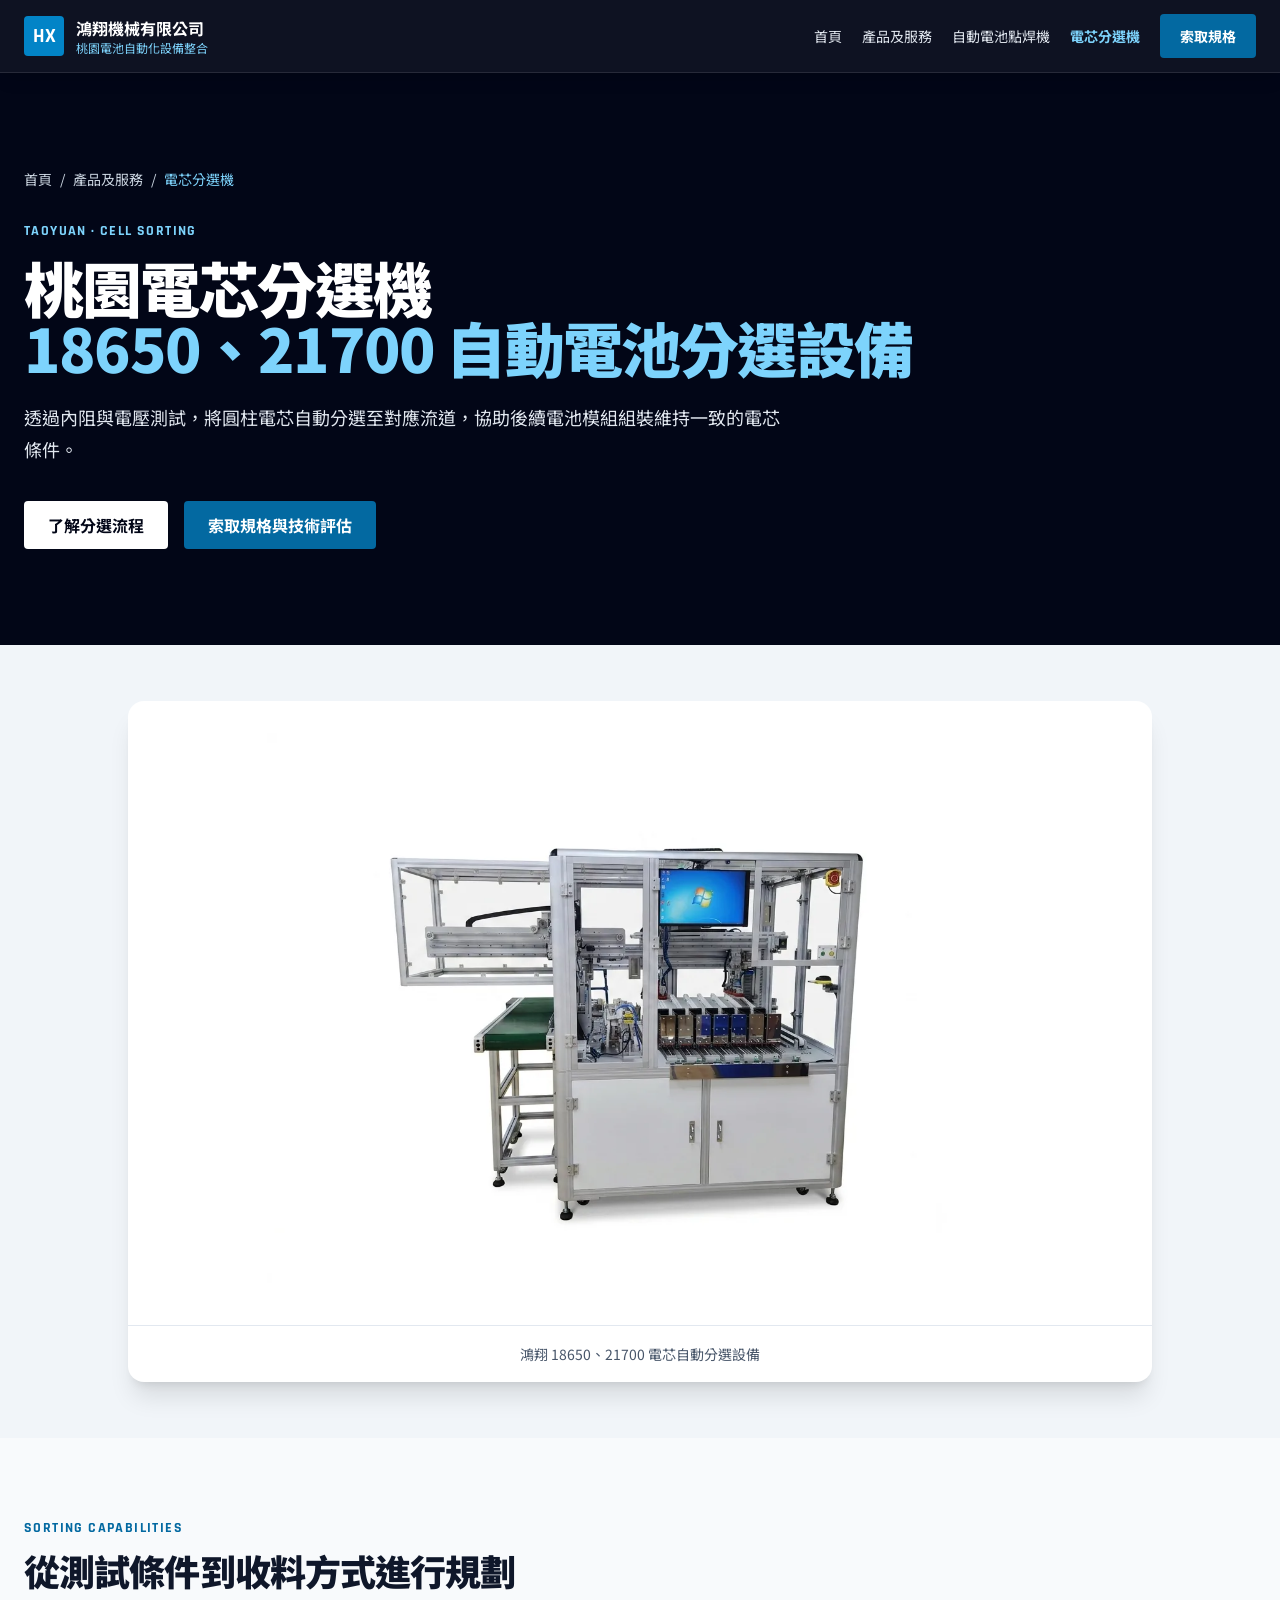
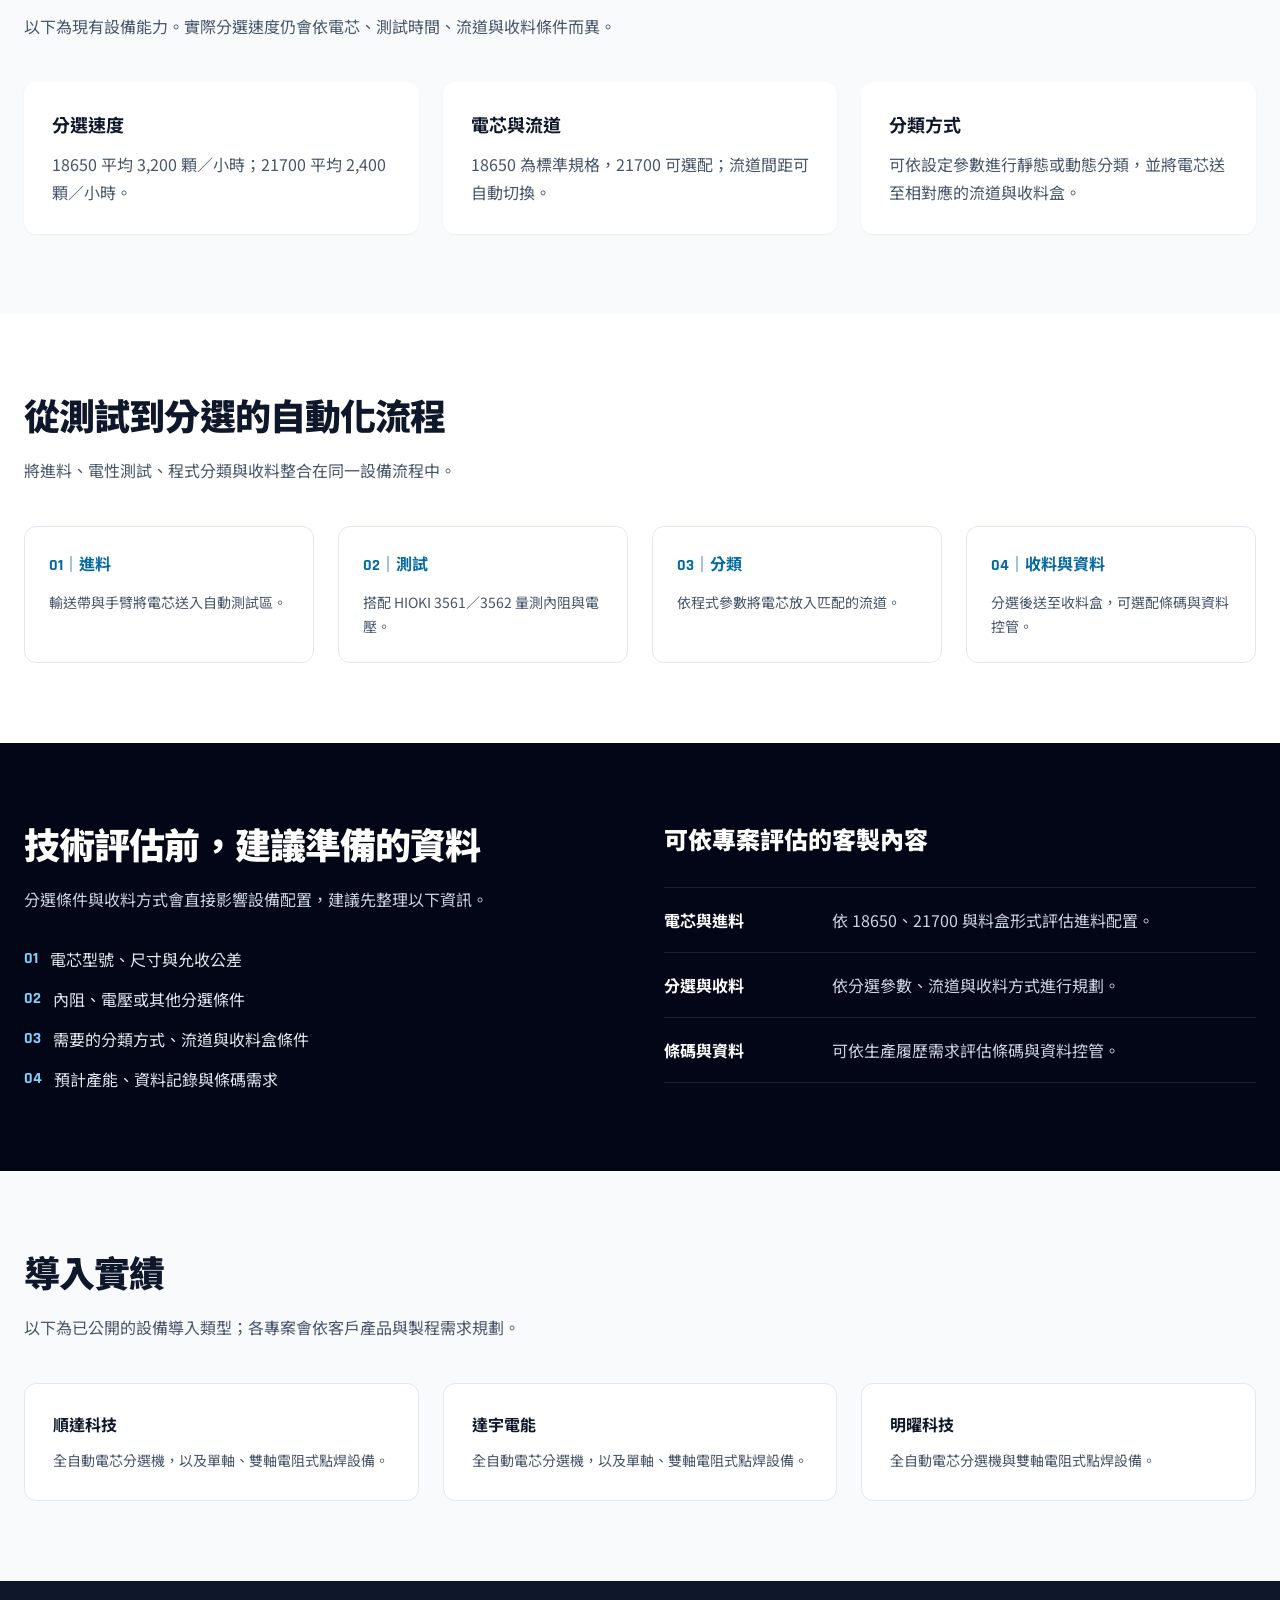
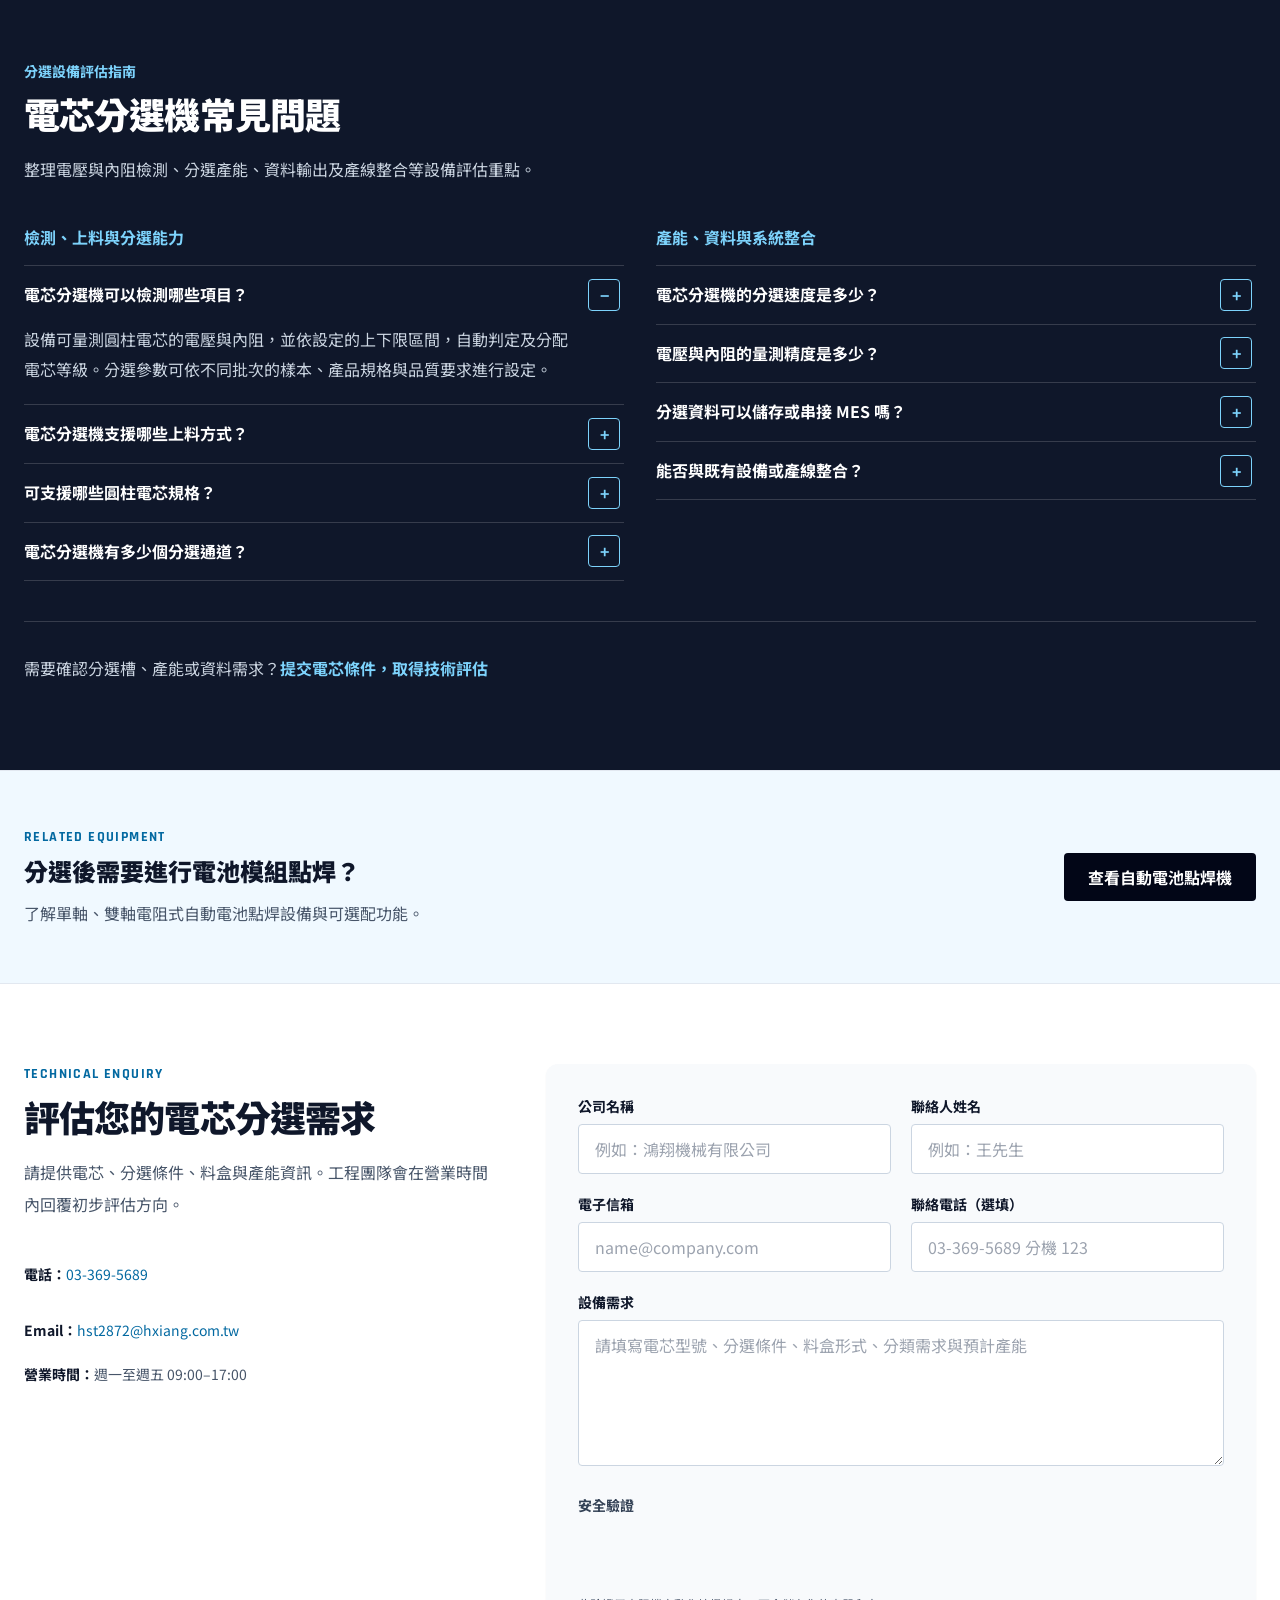
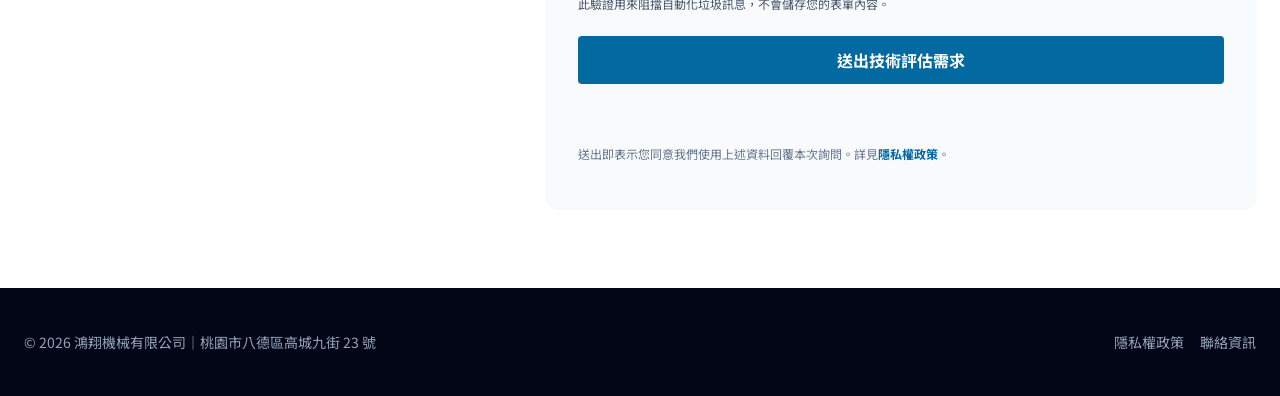
<file: battery-cell-sorting-machine.html>
<!DOCTYPE html>
<html lang="zh-Hant" class="scroll-smooth">
<head>
  <meta charset="UTF-8">
  <meta name="viewport" content="width=device-width, initial-scale=1.0">
  <title>桃園電芯分選機｜18650、21700 自動電池分選設備｜鴻翔機械</title>
  <meta name="description" content="鴻翔機械提供桃園 18650、21700 電芯自動分選機，透過內阻與電壓測試進行分類，可依料盒、流道、分選條件與產能需求規劃。">
  <link rel="canonical" href="https://www.hongxiang-taoyuan.com/battery-cell-sorting-machine.html">
  <meta property="og:type" content="website">
  <meta property="og:locale" content="zh_TW">
  <meta property="og:title" content="桃園電芯分選機｜鴻翔機械">
  <meta property="og:description" content="18650、21700 電芯內阻與電壓自動測試分選設備，可依料盒、流道與產能需求規劃。">
  <meta property="og:url" content="https://www.hongxiang-taoyuan.com/battery-cell-sorting-machine.html">
  <meta property="og:image" content="https://www.hongxiang-taoyuan.com/image/battery-cell-sorting-machine.webp">
  <meta name="twitter:card" content="summary_large_image">
  <script type="application/ld+json">
  {
    "@context": "https://schema.org",
    "@graph": [
      {
        "@type": "WebPage",
        "@id": "https://www.hongxiang-taoyuan.com/battery-cell-sorting-machine.html#webpage",
        "url": "https://www.hongxiang-taoyuan.com/battery-cell-sorting-machine.html",
        "name": "桃園電芯分選機｜18650、21700 自動電池分選設備",
        "description": "鴻翔機械提供 18650、21700 電芯自動分選設備，可依料盒、流道、分選條件與產能需求規劃。",
        "inLanguage": "zh-Hant",
        "primaryImageOfPage": {
          "@type": "ImageObject",
          "url": "https://www.hongxiang-taoyuan.com/image/battery-cell-sorting-machine.webp",
          "width": 1195,
          "height": 896
        },
        "about": {
          "@type": "Thing",
          "name": "電芯分選機"
        }
      },
      {
        "@type": "BreadcrumbList",
        "itemListElement": [
          {
            "@type": "ListItem",
            "position": 1,
            "name": "首頁",
            "item": "https://www.hongxiang-taoyuan.com/"
          },
          {
            "@type": "ListItem",
            "position": 2,
            "name": "產品及服務",
            "item": "https://www.hongxiang-taoyuan.com/product-&-service.html"
          },
          {
            "@type": "ListItem",
            "position": 3,
            "name": "電芯分選機",
            "item": "https://www.hongxiang-taoyuan.com/battery-cell-sorting-machine.html"
          }
        ]
      }
    ]
  }
  </script>
  <script type="application/ld+json">
  {
    "@context": "https://schema.org",
    "@type": "FAQPage",
    "@id": "https://www.hongxiang-taoyuan.com/battery-cell-sorting-machine.html#faq",
    "mainEntity": [
      {"@type":"Question","name":"電芯分選機可以檢測哪些項目？","acceptedAnswer":{"@type":"Answer","text":"設備可量測圓柱電芯的電壓與內阻，並依設定的上下限區間，自動判定及分配電芯等級。分選參數可依不同批次的樣本、產品規格與品質要求進行設定。"}},
      {"@type":"Question","name":"電芯分選機支援哪些上料方式？","acceptedAnswer":{"@type":"Answer","text":"設備可依需求規劃人工放料或全自動上料。人工放料方案具有較高的操作彈性；全自動上料則適合需要穩定節拍、減少人力及提高產能的生產環境。"}},
      {"@type":"Question","name":"可支援哪些圓柱電芯規格？","acceptedAnswer":{"@type":"Answer","text":"標準應用可支援 18650 與 21700 圓柱電芯。其他圓柱電芯尺寸可依電芯外形、上下料方式、治具、檢測位置及產能需求進行客製化評估。"}},
      {"@type":"Question","name":"電芯分選機有多少個分選通道？","acceptedAnswer":{"@type":"Answer","text":"標準配置為 6 個分選槽加 1 個 NG 槽。設備可依設定的電壓與內阻區間，將合格電芯分配至不同等級，未符合設定條件的電芯則送入 NG 槽。"}},
      {"@type":"Question","name":"電芯分選機的分選速度是多少？","acceptedAnswer":{"@type":"Answer","text":"設備的參考分選產能為：18650 電芯平均約 3,200 顆／小時；21700 電芯平均約 2,400 顆／小時。實際產能會依電芯規格、上料方式、量測條件、分選參數及客製化設備配置而有所不同。"}},
      {"@type":"Question","name":"電壓與內阻的量測精度是多少？","acceptedAnswer":{"@type":"Answer","text":"設備會依批次樣本與產品規格，設定電壓及內阻的分選區間。實際量測精度取決於專案選用的量測儀器、量測範圍與校正條件，相關量測規格可於設備評估時提供。"}},
      {"@type":"Question","name":"分選資料可以儲存或串接 MES 嗎？","acceptedAnswer":{"@type":"Answer","text":"可以。設備可記錄每日生產資料，包括量測時間、電壓、內阻與分選結果，並支援 CSV 或 Excel 相容格式匯出。設備也可依既有 MES 或資料採集系統的介面需求進行整合評估；實際資料欄位、同步方式與整合範圍會於專案評估時確認。"}},
      {"@type":"Question","name":"能否與既有設備或產線整合？","acceptedAnswer":{"@type":"Answer","text":"可以。鴻翔可依既有設備、廠房空間、上下游流程及產能需求，客製化規劃上料、量測、分選、下料與資料交換等自動化整合方案。實際整合方式需在確認既有設備介面及現場條件後規劃。"}}
    ]
  }
  </script>
  <link rel="preconnect" href="https://fonts.googleapis.com">
  <link rel="preconnect" href="https://fonts.gstatic.com" crossorigin>
  <link href="https://fonts.googleapis.com/css2?family=Noto+Sans+TC:wght@400;500;700;900&family=Rajdhani:wght@600;700&display=swap" rel="stylesheet">
  <link rel="stylesheet" href="site.css">
  <link rel="stylesheet" href="faq.css">
  <style>
    .bg-industrial-action { background-color: #0369a1; }
    .hover\:bg-industrial-action-hover:hover { background-color: #075985; }
  </style>
  <link rel="stylesheet" href="enquiry-protection.css">
  <script src="enquiry-protection.js" defer></script>
  <script src="https://challenges.cloudflare.com/turnstile/v0/api.js" defer></script>
</head>
<body class="overflow-x-hidden bg-slate-50 font-sans text-slate-900 antialiased selection:bg-sky-600 selection:text-white">
  <a href="#main-content" class="sr-only focus:not-sr-only focus:fixed focus:left-4 focus:top-4 focus:z-[100] focus:rounded focus:bg-white focus:px-4 focus:py-3 focus:font-bold focus:text-slate-950">
    跳至主要內容
  </a>

  <header class="sticky top-0 z-50 border-b border-white/10 bg-slate-950/95 text-white shadow-lg backdrop-blur">
    <nav class="mx-auto flex max-w-7xl items-center justify-between px-6 py-3" aria-label="主要導覽">
      <a href="/" class="flex min-h-11 items-center gap-3 py-1">
        <span class="grid h-10 w-10 place-items-center rounded bg-sky-600 font-tech text-xl font-bold">HX</span>
        <span>
          <span class="block font-bold">鴻翔機械有限公司</span>
          <span class="block text-xs text-sky-300">桃園電池自動化設備整合</span>
        </span>
      </a>
      <div class="hidden items-center gap-5 text-sm text-slate-200 lg:flex">
        <a href="/" class="inline-flex min-h-11 items-center hover:text-white">首頁</a>
        <a href="product-&-service.html" class="inline-flex min-h-11 items-center hover:text-white">產品及服務</a>
        <a href="automatic-battery-spot-welding-machine.html" class="inline-flex min-h-11 items-center hover:text-white">自動電池點焊機</a>
        <a href="battery-cell-sorting-machine.html" aria-current="page" class="inline-flex min-h-11 items-center font-bold text-sky-300">電芯分選機</a>
        <a href="#enquiry" class="inline-flex min-h-11 items-center rounded bg-industrial-action px-5 font-bold text-white hover:bg-industrial-action-hover">索取規格</a>
      </div>
      <button type="button" id="mobile-menu-btn" class="flex min-h-11 min-w-11 items-center justify-center rounded text-2xl focus-visible:outline focus-visible:outline-2 focus-visible:outline-offset-2 focus-visible:outline-sky-300 lg:hidden" aria-label="開啟選單" aria-expanded="false" aria-controls="mobile-menu">
        <span data-menu-icon aria-hidden="true">☰</span>
      </button>
    </nav>
    <div id="mobile-menu" class="hidden border-t border-white/10 bg-slate-950 lg:hidden" aria-hidden="true">
      <a href="/" class="flex min-h-11 items-center px-6 py-3">首頁</a>
      <a href="product-&-service.html" class="flex min-h-11 items-center border-t border-white/10 px-6 py-3">產品及服務</a>
      <a href="automatic-battery-spot-welding-machine.html" class="flex min-h-11 items-center border-t border-white/10 px-6 py-3">自動電池點焊機</a>
      <a href="battery-cell-sorting-machine.html" aria-current="page" class="flex min-h-11 items-center border-t border-white/10 px-6 py-3 font-bold text-sky-300">電芯分選機</a>
      <a href="#enquiry" class="flex min-h-11 items-center border-t border-white/10 bg-industrial-action px-6 py-3 font-bold hover:bg-industrial-action-hover">索取規格與技術評估</a>
    </div>
  </header>

  <main id="main-content">
    <section class="bg-slate-950 text-white">
      <div class="mx-auto flex min-h-[520px] max-w-7xl flex-col justify-center px-6 py-16 md:py-24">
        <nav aria-label="麵包屑" class="mb-8 text-sm text-slate-300">
          <ol class="flex flex-wrap items-center gap-2">
            <li><a href="/" class="hover:text-white">首頁</a></li>
            <li aria-hidden="true">/</li>
            <li><a href="product-&-service.html" class="hover:text-white">產品及服務</a></li>
            <li aria-hidden="true">/</li>
            <li aria-current="page" class="text-sky-300">電芯分選機</li>
          </ol>
        </nav>
        <p class="mb-4 font-tech text-sm font-bold tracking-widest text-sky-300">TAOYUAN · CELL SORTING</p>
        <h1 class="max-w-4xl text-4xl font-black leading-tight tracking-[-0.03em] md:text-6xl">桃園電芯分選機<br><span class="text-sky-300">18650、21700 自動電池分選設備</span></h1>
        <p class="mt-6 max-w-3xl text-lg leading-8 text-slate-200">透過內阻與電壓測試，將圓柱電芯自動分選至對應流道，協助後續電池模組組裝維持一致的電芯條件。</p>
        <div class="mt-9 flex flex-wrap gap-4">
          <a href="#process" class="inline-flex min-h-12 items-center rounded bg-white px-6 py-3 font-bold text-slate-950 hover:bg-slate-100">了解分選流程</a>
          <a href="#enquiry" class="inline-flex min-h-12 items-center rounded bg-industrial-action px-6 py-3 font-bold text-white hover:bg-industrial-action-hover">索取規格與技術評估</a>
        </div>
      </div>
    </section>

    <section aria-label="電芯分選設備展示" class="bg-slate-100 px-6 py-10 md:py-14">
      <figure class="mx-auto max-w-5xl overflow-hidden rounded-2xl bg-white shadow-xl">
        <div class="flex min-h-[280px] items-center justify-center p-4 sm:min-h-[440px] sm:p-8 lg:min-h-[560px]">
          <picture>
            <source type="image/webp" srcset="image/battery-cell-sorting-machine-720.webp 720w, image/battery-cell-sorting-machine.webp 1195w" sizes="(min-width: 1024px) 896px, calc(100vw - 80px)">
            <img src="image/battery sorting machie.png" alt="鴻翔 18650、21700 電芯自動分選設備" width="1195" height="896" fetchpriority="high" decoding="async" class="mx-auto max-h-[560px] w-auto max-w-full object-contain">
          </picture>
        </div>
        <figcaption class="border-t border-slate-200 px-6 py-4 text-center text-sm leading-6 text-slate-600">鴻翔 18650、21700 電芯自動分選設備</figcaption>
      </figure>
    </section>

    <section class="mx-auto max-w-7xl px-6 py-20">
      <div class="max-w-3xl">
        <p class="font-tech text-sm font-bold tracking-widest text-sky-700">SORTING CAPABILITIES</p>
        <h2 class="mt-3 text-3xl font-black tracking-tight md:text-4xl">從測試條件到收料方式進行規劃</h2>
        <p class="mt-5 leading-8 text-slate-600">以下為現有設備能力。實際分選速度仍會依電芯、測試時間、流道與收料條件而異。</p>
      </div>
      <div class="mt-10 grid gap-6 md:grid-cols-3">
        <article class="rounded-xl bg-white p-7 shadow-sm">
          <h3 class="text-lg font-bold">分選速度</h3>
          <p class="mt-3 leading-7 text-slate-600">18650 平均 3,200 顆／小時；21700 平均 2,400 顆／小時。</p>
        </article>
        <article class="rounded-xl bg-white p-7 shadow-sm">
          <h3 class="text-lg font-bold">電芯與流道</h3>
          <p class="mt-3 leading-7 text-slate-600">18650 為標準規格，21700 可選配；流道間距可自動切換。</p>
        </article>
        <article class="rounded-xl bg-white p-7 shadow-sm">
          <h3 class="text-lg font-bold">分類方式</h3>
          <p class="mt-3 leading-7 text-slate-600">可依設定參數進行靜態或動態分類，並將電芯送至相對應的流道與收料盒。</p>
        </article>
      </div>
    </section>

    <section id="process" class="bg-white">
      <div class="mx-auto max-w-7xl px-6 py-20">
        <div class="max-w-3xl">
          <h2 class="text-3xl font-black tracking-tight md:text-4xl">從測試到分選的自動化流程</h2>
          <p class="mt-5 leading-8 text-slate-600">將進料、電性測試、程式分類與收料整合在同一設備流程中。</p>
        </div>
        <ol class="mt-10 grid gap-6 md:grid-cols-4">
          <li class="rounded-xl border border-slate-200 p-6"><strong class="font-tech text-sky-700">01｜進料</strong><p class="mt-3 text-sm leading-6 text-slate-600">輸送帶與手臂將電芯送入自動測試區。</p></li>
          <li class="rounded-xl border border-slate-200 p-6"><strong class="font-tech text-sky-700">02｜測試</strong><p class="mt-3 text-sm leading-6 text-slate-600">搭配 HIOKI 3561／3562 量測內阻與電壓。</p></li>
          <li class="rounded-xl border border-slate-200 p-6"><strong class="font-tech text-sky-700">03｜分類</strong><p class="mt-3 text-sm leading-6 text-slate-600">依程式參數將電芯放入匹配的流道。</p></li>
          <li class="rounded-xl border border-slate-200 p-6"><strong class="font-tech text-sky-700">04｜收料與資料</strong><p class="mt-3 text-sm leading-6 text-slate-600">分選後送至收料盒，可選配條碼與資料控管。</p></li>
        </ol>
      </div>
    </section>

    <section class="bg-slate-950 text-white">
      <div class="mx-auto grid max-w-7xl gap-12 px-6 py-20 lg:grid-cols-2">
        <div>
          <h2 class="text-3xl font-black tracking-tight md:text-4xl">技術評估前，建議準備的資料</h2>
          <p class="mt-5 max-w-2xl leading-8 text-slate-300">分選條件與收料方式會直接影響設備配置，建議先整理以下資訊。</p>
          <ul class="mt-8 space-y-4 text-slate-200">
            <li class="flex gap-3"><span class="font-tech font-bold text-sky-300">01</span><span>電芯型號、尺寸與允收公差</span></li>
            <li class="flex gap-3"><span class="font-tech font-bold text-sky-300">02</span><span>內阻、電壓或其他分選條件</span></li>
            <li class="flex gap-3"><span class="font-tech font-bold text-sky-300">03</span><span>需要的分類方式、流道與收料盒條件</span></li>
            <li class="flex gap-3"><span class="font-tech font-bold text-sky-300">04</span><span>預計產能、資料記錄與條碼需求</span></li>
          </ul>
        </div>
        <div>
          <h2 class="text-2xl font-black">可依專案評估的客製內容</h2>
          <dl class="mt-8 divide-y divide-white/10 border-y border-white/10">
            <div class="grid gap-2 py-5 sm:grid-cols-[160px_1fr]"><dt class="font-bold text-white">電芯與進料</dt><dd class="text-slate-300">依 18650、21700 與料盒形式評估進料配置。</dd></div>
            <div class="grid gap-2 py-5 sm:grid-cols-[160px_1fr]"><dt class="font-bold text-white">分選與收料</dt><dd class="text-slate-300">依分選參數、流道與收料方式進行規劃。</dd></div>
            <div class="grid gap-2 py-5 sm:grid-cols-[160px_1fr]"><dt class="font-bold text-white">條碼與資料</dt><dd class="text-slate-300">可依生產履歷需求評估條碼與資料控管。</dd></div>
          </dl>
        </div>
      </div>
    </section>

    <section class="mx-auto max-w-7xl px-6 py-20">
      <div class="max-w-3xl">
        <h2 class="text-3xl font-black tracking-tight md:text-4xl">導入實績</h2>
        <p class="mt-5 leading-8 text-slate-600">以下為已公開的設備導入類型；各專案會依客戶產品與製程需求規劃。</p>
      </div>
      <div class="mt-10 grid gap-6 md:grid-cols-3">
        <article class="rounded-xl border border-slate-200 bg-white p-7"><h3 class="font-bold">順達科技</h3><p class="mt-3 text-sm leading-6 text-slate-600">全自動電芯分選機，以及單軸、雙軸電阻式點焊設備。</p></article>
        <article class="rounded-xl border border-slate-200 bg-white p-7"><h3 class="font-bold">達宇電能</h3><p class="mt-3 text-sm leading-6 text-slate-600">全自動電芯分選機，以及單軸、雙軸電阻式點焊設備。</p></article>
        <article class="rounded-xl border border-slate-200 bg-white p-7"><h3 class="font-bold">明曜科技</h3><p class="mt-3 text-sm leading-6 text-slate-600">全自動電芯分選機與雙軸電阻式點焊設備。</p></article>
      </div>
    </section>

    <section id="faq" class="faq-section">
      <div class="mx-auto max-w-7xl px-6 py-20">
        <div class="max-w-3xl">
          <p class="text-sm font-bold text-sky-300">分選設備評估指南</p>
          <h2 class="mt-3 text-3xl font-black tracking-tight md:text-4xl">電芯分選機常見問題</h2>
          <p class="mt-5 leading-8 text-slate-300">整理電壓與內阻檢測、分選產能、資料輸出及產線整合等設備評估重點。</p>
        </div>

        <div class="faq-groups faq-groups--two">
          <section aria-labelledby="sorting-faq-capability">
            <h3 id="sorting-faq-capability" class="faq-group-title">檢測、上料與分選能力</h3>
            <div class="faq-list">
              <details class="faq-item" open>
                <summary>電芯分選機可以檢測哪些項目？</summary>
                <div class="faq-answer"><p>設備可量測圓柱電芯的電壓與內阻，並依設定的上下限區間，自動判定及分配電芯等級。分選參數可依不同批次的樣本、產品規格與品質要求進行設定。</p></div>
              </details>
              <details class="faq-item">
                <summary>電芯分選機支援哪些上料方式？</summary>
                <div class="faq-answer"><p>設備可依需求規劃人工放料或全自動上料。人工放料方案具有較高的操作彈性；全自動上料則適合需要穩定節拍、減少人力及提高產能的生產環境。</p></div>
              </details>
              <details class="faq-item">
                <summary>可支援哪些圓柱電芯規格？</summary>
                <div class="faq-answer"><p>標準應用可支援 18650 與 21700 圓柱電芯。其他圓柱電芯尺寸可依電芯外形、上下料方式、治具、檢測位置及產能需求進行客製化評估。</p></div>
              </details>
              <details class="faq-item">
                <summary>電芯分選機有多少個分選通道？</summary>
                <div class="faq-answer"><p>標準配置為 6 個分選槽加 1 個 NG 槽。設備可依設定的電壓與內阻區間，將合格電芯分配至不同等級，未符合設定條件的電芯則送入 NG 槽。</p></div>
              </details>
            </div>
          </section>

          <section aria-labelledby="sorting-faq-data">
            <h3 id="sorting-faq-data" class="faq-group-title">產能、資料與系統整合</h3>
            <div class="faq-list">
              <details class="faq-item">
                <summary>電芯分選機的分選速度是多少？</summary>
                <div class="faq-answer">
                  <p>設備的參考分選產能如下：</p>
                  <ul><li>18650 電芯平均約 3,200 顆／小時</li><li>21700 電芯平均約 2,400 顆／小時</li></ul>
                  <p class="mt-3">實際產能會依電芯規格、上料方式、量測條件、分選參數及客製化設備配置而有所不同。</p>
                </div>
              </details>
              <details class="faq-item">
                <summary>電壓與內阻的量測精度是多少？</summary>
                <div class="faq-answer"><p>設備會依批次樣本與產品規格，設定電壓及內阻的分選區間。實際量測精度取決於專案選用的量測儀器、量測範圍與校正條件，相關量測規格可於設備評估時提供。</p></div>
              </details>
              <details class="faq-item">
                <summary>分選資料可以儲存或串接 MES 嗎？</summary>
                <div class="faq-answer"><p>可以。設備可記錄每日生產資料，包括量測時間、電壓、內阻與分選結果，並支援 CSV 或 Excel 相容格式匯出。設備也可依既有 MES 或資料採集系統的介面需求進行整合評估；實際資料欄位、同步方式與整合範圍會於專案評估時確認。</p></div>
              </details>
              <details class="faq-item">
                <summary>能否與既有設備或產線整合？</summary>
                <div class="faq-answer"><p>可以。鴻翔可依既有設備、廠房空間、上下游流程及產能需求，客製化規劃上料、量測、分選、下料與資料交換等自動化整合方案。實際整合方式需在確認既有設備介面及現場條件後規劃。</p></div>
              </details>
            </div>
          </section>
        </div>

        <p class="faq-note">需要確認分選槽、產能或資料需求？<a href="#enquiry" class="ml-1 inline-flex min-h-11 items-center font-bold text-sky-300 hover:underline">提交電芯條件，取得技術評估</a></p>
      </div>
    </section>

    <section class="border-y border-slate-200 bg-sky-50">
      <div class="mx-auto flex max-w-7xl flex-col justify-between gap-8 px-6 py-14 md:flex-row md:items-center">
        <div>
          <p class="font-tech text-sm font-bold tracking-widest text-sky-700">RELATED EQUIPMENT</p>
          <h2 class="mt-2 text-2xl font-black">分選後需要進行電池模組點焊？</h2>
          <p class="mt-3 max-w-2xl leading-7 text-slate-600">了解單軸、雙軸電阻式自動電池點焊設備與可選配功能。</p>
        </div>
        <a href="automatic-battery-spot-welding-machine.html" class="inline-flex min-h-12 shrink-0 items-center justify-center rounded bg-slate-950 px-6 py-3 font-bold text-white hover:bg-slate-800">查看自動電池點焊機</a>
      </div>
    </section>

    <section id="enquiry" class="bg-white">
      <div class="mx-auto grid max-w-7xl gap-12 px-6 py-20 lg:grid-cols-[0.8fr_1.2fr]">
        <div>
          <p class="font-tech text-sm font-bold tracking-widest text-sky-700">TECHNICAL ENQUIRY</p>
          <h2 class="mt-3 text-3xl font-black tracking-tight md:text-4xl">評估您的電芯分選需求</h2>
          <p class="mt-5 leading-8 text-slate-600">請提供電芯、分選條件、料盒與產能資訊。工程團隊會在營業時間內回覆初步評估方向。</p>
          <div class="mt-8 space-y-3 text-sm text-slate-600">
            <p><strong class="text-slate-900">電話：</strong><a href="tel:+88633695689" class="inline-flex min-h-11 items-center text-sky-700 hover:underline">03-369-5689</a></p>
            <p><strong class="text-slate-900">Email：</strong><a href="mailto:hst2872@hxiang.com.tw" class="inline-flex min-h-11 items-center break-all text-sky-700 hover:underline">hst2872@hxiang.com.tw</a></p>
            <p><strong class="text-slate-900">營業時間：</strong>週一至週五 09:00–17:00</p>
          </div>
        </div>

        <form data-enquiry-form action="https://script.google.com/macros/s/AKfycbx--816oY6G-QqbMACrQi5_2_ZhmQ67eXzD4BOAw3LhD-xdjPnwlFdD_ZdclkRMyLfLZQ/exec" method="post" target="product-enquiry-response" class="rounded-xl bg-slate-50 p-6 shadow-sm md:p-8">
          <input type="hidden" name="source" value="電芯分選機產品頁">
          <input type="hidden" name="inquiryType" value="索取電芯分選機規格">
          <div class="absolute -left-[10000px] opacity-0" aria-hidden="true">
            <label for="website">請勿填寫此欄位</label>
            <input id="website" name="website" type="text" tabindex="-1" autocomplete="off">
          </div>
          <div class="grid gap-5 md:grid-cols-2">
            <div>
              <label for="company" class="mb-2 block text-sm font-bold">公司名稱</label>
              <input id="company" name="company" type="text" autocomplete="organization" maxlength="100" required class="w-full rounded border border-slate-300 bg-white px-4 py-3 text-base focus:border-sky-600 focus:outline-none focus:ring-2 focus:ring-sky-200" placeholder="例如：鴻翔機械有限公司">
            </div>
            <div>
              <label for="contact-name" class="mb-2 block text-sm font-bold">聯絡人姓名</label>
              <input id="contact-name" name="contactName" type="text" autocomplete="name" maxlength="60" required class="w-full rounded border border-slate-300 bg-white px-4 py-3 text-base focus:border-sky-600 focus:outline-none focus:ring-2 focus:ring-sky-200" placeholder="例如：王先生">
            </div>
            <div>
              <label for="email" class="mb-2 block text-sm font-bold">電子信箱</label>
              <input id="email" name="email" type="email" autocomplete="email" inputmode="email" maxlength="120" pattern="[^\s@]+@[^\s@]+\.[^\s@]+" title="請輸入完整的電子信箱，例如 name@company.com" required class="w-full rounded border border-slate-300 bg-white px-4 py-3 text-base focus:border-sky-600 focus:outline-none focus:ring-2 focus:ring-sky-200" placeholder="name@company.com">
            </div>
            <div>
              <label for="phone" class="mb-2 block text-sm font-bold">聯絡電話（選填）</label>
              <input id="phone" name="phone" type="tel" autocomplete="tel" inputmode="tel" maxlength="30" class="w-full rounded border border-slate-300 bg-white px-4 py-3 text-base focus:border-sky-600 focus:outline-none focus:ring-2 focus:ring-sky-200" placeholder="03-369-5689 分機 123">
            </div>
          </div>
          <div class="mt-5">
            <label for="message" class="mb-2 block text-sm font-bold">設備需求</label>
            <textarea id="message" name="message" rows="5" maxlength="2000" required class="w-full resize-y rounded border border-slate-300 bg-white px-4 py-3 text-base focus:border-sky-600 focus:outline-none focus:ring-2 focus:ring-sky-200" placeholder="請填寫電芯型號、分選條件、料盒形式、分類需求與預計產能"></textarea>
          </div>
          <div class="mt-6">
            <p class="mb-2 text-sm font-bold text-slate-700">安全驗證</p>
            <div class="cf-turnstile min-h-[65px] max-w-full" data-sitekey="0x4AAAAAAEcIV-mbUM94ZEQL" data-action="enquiry" data-theme="light" data-language="zh-TW" data-size="flexible" data-callback="onEnquiryTurnstileSuccess" data-expired-callback="onEnquiryTurnstileExpired" data-error-callback="onEnquiryTurnstileError"></div>
            <p class="mt-2 text-xs leading-5 text-slate-600">此驗證用來阻擋自動化垃圾訊息，不會儲存您的表單內容。</p>
          </div>
          <button type="submit" class="mt-6 inline-flex min-h-12 w-full items-center justify-center rounded bg-industrial-action px-6 py-3 font-bold text-white hover:bg-industrial-action-hover disabled:cursor-wait disabled:opacity-70">
            <span data-submit-label>送出技術評估需求</span>
          </button>
          <p id="product-enquiry-status" class="mt-4 min-h-6 text-sm leading-6 text-slate-600" role="status" aria-live="polite"></p>
          <p class="mt-2 text-xs leading-6 text-slate-500">送出即表示您同意我們使用上述資料回覆本次詢問。詳見<a href="privacy-policy.html" class="inline-flex min-h-11 items-center font-bold text-sky-700 hover:underline">隱私權政策</a>。</p>
        </form>
        <iframe id="product-enquiry-response" name="product-enquiry-response" title="表單送出結果" class="hidden" tabindex="-1"></iframe>
      </div>
    </section>
  </main>

  <footer class="bg-slate-950 text-slate-400">
    <div class="mx-auto flex max-w-7xl flex-col justify-between gap-4 px-6 py-8 text-sm md:flex-row md:items-center">
      <p>© 2026 鴻翔機械有限公司｜桃園市八德區高城九街 23 號</p>
      <div class="flex flex-wrap gap-4">
        <a href="privacy-policy.html" class="inline-flex min-h-11 items-center hover:text-white">隱私權政策</a>
        <a href="contact.html" class="inline-flex min-h-11 items-center hover:text-white">聯絡資訊</a>
      </div>
    </div>
  </footer>

  <script src="product-page.js" defer></script>
</body>
</html>
</file>
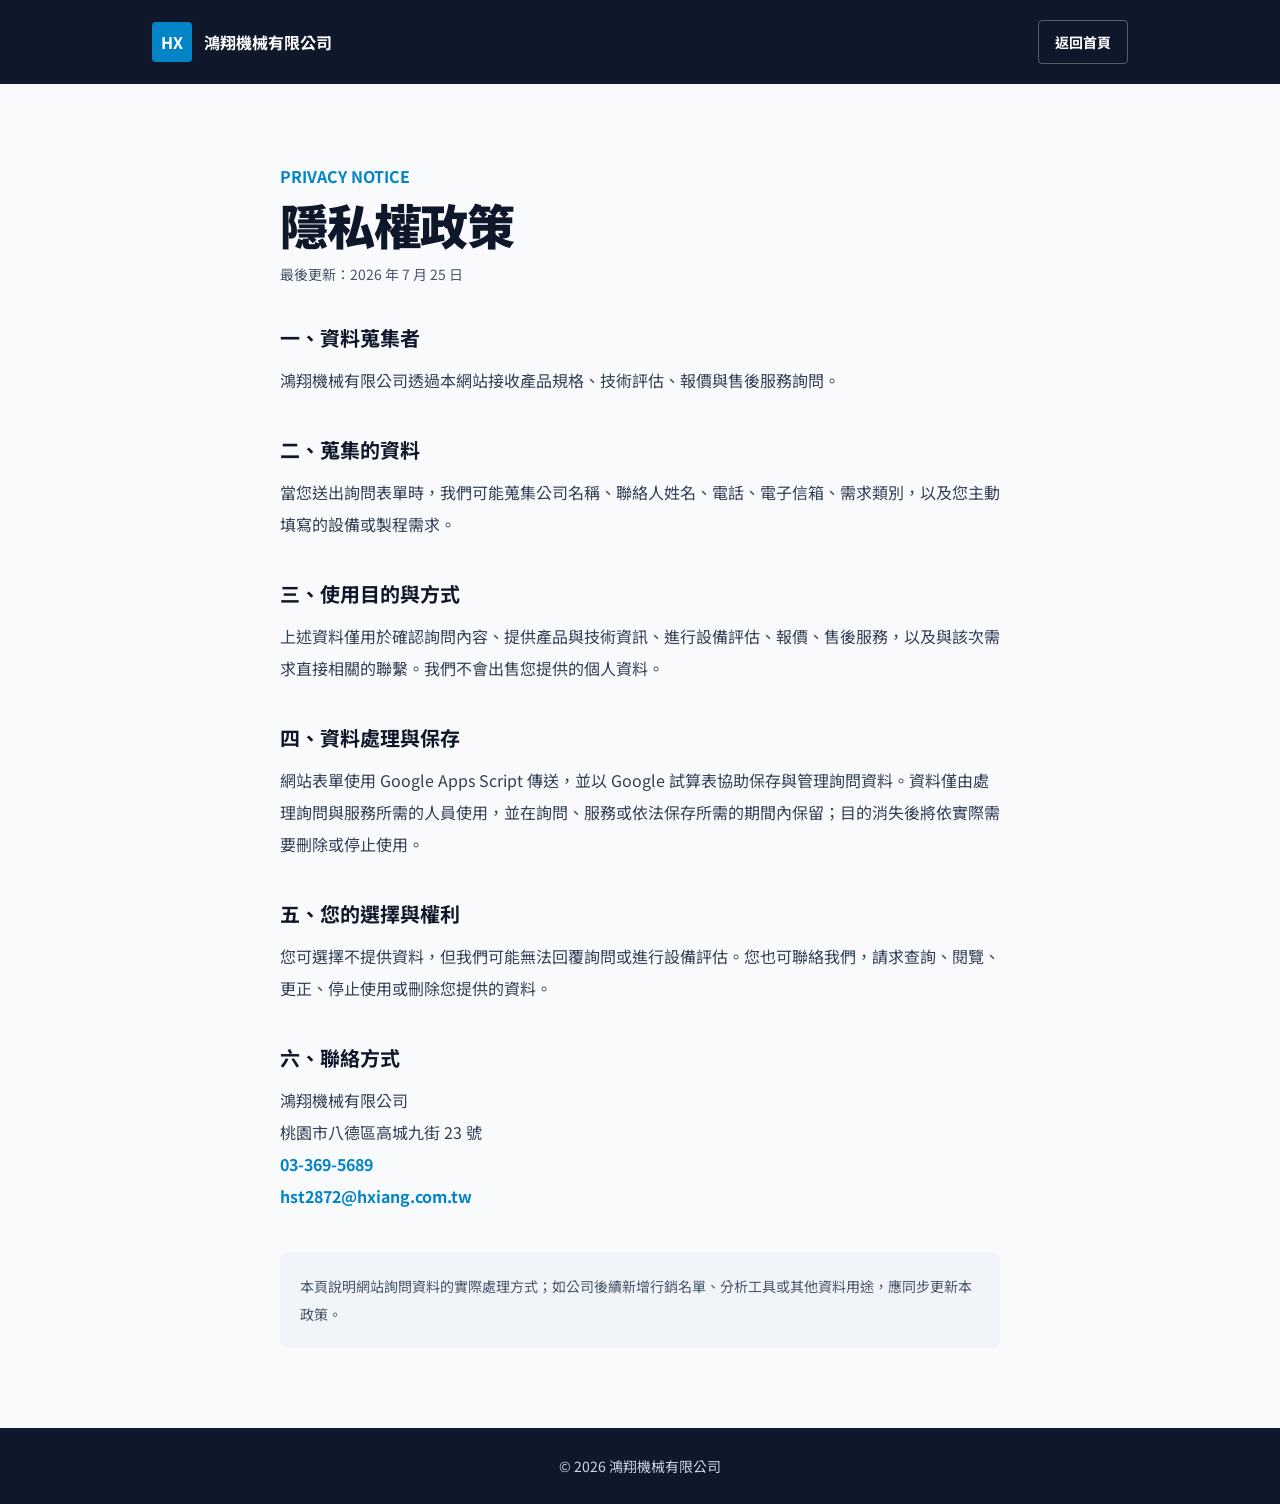
<file: privacy-policy.html>
<!DOCTYPE html>
<html lang="zh-TW">
<head>
  <meta charset="UTF-8">
  <meta name="viewport" content="width=device-width, initial-scale=1.0">
  <title>隱私權政策｜鴻翔機械有限公司</title>
  <meta name="description" content="鴻翔機械有限公司網站詢問表單之個人資料蒐集、使用與聯絡說明。">
  <meta name="robots" content="noindex,follow">
  <link rel="canonical" href="https://www.hongxiang-taoyuan.com/privacy-policy.html">
  <link rel="preconnect" href="https://fonts.googleapis.com">
  <link rel="preconnect" href="https://fonts.gstatic.com" crossorigin>
  <link href="https://fonts.googleapis.com/css2?family=Noto+Sans+TC:wght@400;500;700;900&display=swap" rel="stylesheet">
  <link rel="stylesheet" href="site.css">
</head>
<body class="bg-industrial-light font-sans text-industrial-900 antialiased">
  <a href="#main-content" class="sr-only focus:not-sr-only focus:fixed focus:left-4 focus:top-4 focus:z-50 focus:rounded focus:bg-white focus:px-4 focus:py-3 focus:font-bold focus:outline-none focus:ring-4 focus:ring-sky-300">跳至主要內容</a>

  <header class="bg-industrial-900 text-white">
    <div class="mx-auto flex max-w-5xl items-center justify-between gap-6 px-6 py-5">
      <a href="/" class="inline-flex min-h-11 items-center gap-3 font-bold">
        <span class="flex h-10 w-10 items-center justify-center rounded bg-industrial-accent">HX</span>
        <span>鴻翔機械有限公司</span>
      </a>
      <a href="/" class="inline-flex min-h-11 items-center rounded border border-white/30 px-4 py-2 text-sm font-bold hover:border-white">返回首頁</a>
    </div>
  </header>

  <main id="main-content" class="mx-auto max-w-3xl px-6 py-14 md:py-20">
    <p class="mb-3 font-bold text-industrial-accent">PRIVACY NOTICE</p>
    <h1 class="text-3xl font-black tracking-tight md:text-5xl">隱私權政策</h1>
    <p class="mt-4 text-sm text-slate-600">最後更新：2026 年 7 月 25 日</p>

    <div class="mt-10 space-y-10 leading-8 text-slate-700">
      <section aria-labelledby="collector">
        <h2 id="collector" class="text-xl font-bold text-industrial-900">一、資料蒐集者</h2>
        <p class="mt-3">鴻翔機械有限公司透過本網站接收產品規格、技術評估、報價與售後服務詢問。</p>
      </section>

      <section aria-labelledby="data-types">
        <h2 id="data-types" class="text-xl font-bold text-industrial-900">二、蒐集的資料</h2>
        <p class="mt-3">當您送出詢問表單時，我們可能蒐集公司名稱、聯絡人姓名、電話、電子信箱、需求類別，以及您主動填寫的設備或製程需求。</p>
      </section>

      <section aria-labelledby="purpose">
        <h2 id="purpose" class="text-xl font-bold text-industrial-900">三、使用目的與方式</h2>
        <p class="mt-3">上述資料僅用於確認詢問內容、提供產品與技術資訊、進行設備評估、報價、售後服務，以及與該次需求直接相關的聯繫。我們不會出售您提供的個人資料。</p>
      </section>

      <section aria-labelledby="storage">
        <h2 id="storage" class="text-xl font-bold text-industrial-900">四、資料處理與保存</h2>
        <p class="mt-3">網站表單使用 Google Apps Script 傳送，並以 Google 試算表協助保存與管理詢問資料。資料僅由處理詢問與服務所需的人員使用，並在詢問、服務或依法保存所需的期間內保留；目的消失後將依實際需要刪除或停止使用。</p>
      </section>

      <section aria-labelledby="rights">
        <h2 id="rights" class="text-xl font-bold text-industrial-900">五、您的選擇與權利</h2>
        <p class="mt-3">您可選擇不提供資料，但我們可能無法回覆詢問或進行設備評估。您也可聯絡我們，請求查詢、閱覽、更正、停止使用或刪除您提供的資料。</p>
      </section>

      <section aria-labelledby="contact">
        <h2 id="contact" class="text-xl font-bold text-industrial-900">六、聯絡方式</h2>
        <address class="mt-3 not-italic">
          <p>鴻翔機械有限公司</p>
          <p>桃園市八德區高城九街 23 號</p>
          <p><a class="font-bold text-industrial-accent underline-offset-4 hover:underline" href="tel:+88633695689">03-369-5689</a></p>
          <p><a class="break-all font-bold text-industrial-accent underline-offset-4 hover:underline" href="mailto:hst2872@hxiang.com.tw">hst2872@hxiang.com.tw</a></p>
        </address>
      </section>

      <p class="rounded-lg bg-slate-100 p-5 text-sm leading-7 text-slate-600">本頁說明網站詢問資料的實際處理方式；如公司後續新增行銷名單、分析工具或其他資料用途，應同步更新本政策。</p>
    </div>
  </main>

  <footer class="bg-industrial-900 px-6 py-7 text-center text-sm text-slate-300">
    &copy; 2026 鴻翔機械有限公司
  </footer>
</body>
</html>
</file>
<file: site.css>
*,:after,:before{--tw-border-spacing-x:0;--tw-border-spacing-y:0;--tw-translate-x:0;--tw-translate-y:0;--tw-rotate:0;--tw-skew-x:0;--tw-skew-y:0;--tw-scale-x:1;--tw-scale-y:1;--tw-pan-x: ;--tw-pan-y: ;--tw-pinch-zoom: ;--tw-scroll-snap-strictness:proximity;--tw-gradient-from-position: ;--tw-gradient-via-position: ;--tw-gradient-to-position: ;--tw-ordinal: ;--tw-slashed-zero: ;--tw-numeric-figure: ;--tw-numeric-spacing: ;--tw-numeric-fraction: ;--tw-ring-inset: ;--tw-ring-offset-width:0px;--tw-ring-offset-color:#fff;--tw-ring-color:rgba(59,130,246,.5);--tw-ring-offset-shadow:0 0 #0000;--tw-ring-shadow:0 0 #0000;--tw-shadow:0 0 #0000;--tw-shadow-colored:0 0 #0000;--tw-blur: ;--tw-brightness: ;--tw-contrast: ;--tw-grayscale: ;--tw-hue-rotate: ;--tw-invert: ;--tw-saturate: ;--tw-sepia: ;--tw-drop-shadow: ;--tw-backdrop-blur: ;--tw-backdrop-brightness: ;--tw-backdrop-contrast: ;--tw-backdrop-grayscale: ;--tw-backdrop-hue-rotate: ;--tw-backdrop-invert: ;--tw-backdrop-opacity: ;--tw-backdrop-saturate: ;--tw-backdrop-sepia: ;--tw-contain-size: ;--tw-contain-layout: ;--tw-contain-paint: ;--tw-contain-style: }::backdrop{--tw-border-spacing-x:0;--tw-border-spacing-y:0;--tw-translate-x:0;--tw-translate-y:0;--tw-rotate:0;--tw-skew-x:0;--tw-skew-y:0;--tw-scale-x:1;--tw-scale-y:1;--tw-pan-x: ;--tw-pan-y: ;--tw-pinch-zoom: ;--tw-scroll-snap-strictness:proximity;--tw-gradient-from-position: ;--tw-gradient-via-position: ;--tw-gradient-to-position: ;--tw-ordinal: ;--tw-slashed-zero: ;--tw-numeric-figure: ;--tw-numeric-spacing: ;--tw-numeric-fraction: ;--tw-ring-inset: ;--tw-ring-offset-width:0px;--tw-ring-offset-color:#fff;--tw-ring-color:rgba(59,130,246,.5);--tw-ring-offset-shadow:0 0 #0000;--tw-ring-shadow:0 0 #0000;--tw-shadow:0 0 #0000;--tw-shadow-colored:0 0 #0000;--tw-blur: ;--tw-brightness: ;--tw-contrast: ;--tw-grayscale: ;--tw-hue-rotate: ;--tw-invert: ;--tw-saturate: ;--tw-sepia: ;--tw-drop-shadow: ;--tw-backdrop-blur: ;--tw-backdrop-brightness: ;--tw-backdrop-contrast: ;--tw-backdrop-grayscale: ;--tw-backdrop-hue-rotate: ;--tw-backdrop-invert: ;--tw-backdrop-opacity: ;--tw-backdrop-saturate: ;--tw-backdrop-sepia: ;--tw-contain-size: ;--tw-contain-layout: ;--tw-contain-paint: ;--tw-contain-style: }/*! tailwindcss v3.4.17 | MIT License | https://tailwindcss.com*/*,:after,:before{box-sizing:border-box;border:0 solid #e5e7eb}:after,:before{--tw-content:""}:host,html{line-height:1.5;-webkit-text-size-adjust:100%;-moz-tab-size:4;-o-tab-size:4;tab-size:4;font-family:Noto Sans TC,sans-serif;font-feature-settings:normal;font-variation-settings:normal;-webkit-tap-highlight-color:transparent}body{margin:0;line-height:inherit}hr{height:0;color:inherit;border-top-width:1px}abbr:where([title]){-webkit-text-decoration:underline dotted;text-decoration:underline dotted}h1,h2,h3,h4,h5,h6{font-size:inherit;font-weight:inherit}a{color:inherit;text-decoration:inherit}b,strong{font-weight:bolder}code,kbd,pre,samp{font-family:ui-monospace,SFMono-Regular,Menlo,Monaco,Consolas,Liberation Mono,Courier New,monospace;font-feature-settings:normal;font-variation-settings:normal;font-size:1em}small{font-size:80%}sub,sup{font-size:75%;line-height:0;position:relative;vertical-align:baseline}sub{bottom:-.25em}sup{top:-.5em}table{text-indent:0;border-color:inherit;border-collapse:collapse}button,input,optgroup,select,textarea{font-family:inherit;font-feature-settings:inherit;font-variation-settings:inherit;font-size:100%;font-weight:inherit;line-height:inherit;letter-spacing:inherit;color:inherit;margin:0;padding:0}button,select{text-transform:none}button,input:where([type=button]),input:where([type=reset]),input:where([type=submit]){-webkit-appearance:button;background-color:transparent;background-image:none}:-moz-focusring{outline:auto}:-moz-ui-invalid{box-shadow:none}progress{vertical-align:baseline}::-webkit-inner-spin-button,::-webkit-outer-spin-button{height:auto}[type=search]{-webkit-appearance:textfield;outline-offset:-2px}::-webkit-search-decoration{-webkit-appearance:none}::-webkit-file-upload-button{-webkit-appearance:button;font:inherit}summary{display:list-item}blockquote,dd,dl,figure,h1,h2,h3,h4,h5,h6,hr,p,pre{margin:0}fieldset{margin:0}fieldset,legend{padding:0}menu,ol,ul{list-style:none;margin:0;padding:0}dialog{padding:0}textarea{resize:vertical}input::-moz-placeholder,textarea::-moz-placeholder{opacity:1;color:#9ca3af}input::placeholder,textarea::placeholder{opacity:1;color:#9ca3af}[role=button],button{cursor:pointer}:disabled{cursor:default}audio,canvas,embed,iframe,img,object,svg,video{display:block;vertical-align:middle}img,video{max-width:100%;height:auto}[hidden]:where(:not([hidden=until-found])){display:none}.\!container{width:100%!important}.container{width:100%}@media (min-width:640px){.\!container{max-width:640px!important}.container{max-width:640px}}@media (min-width:768px){.\!container{max-width:768px!important}.container{max-width:768px}}@media (min-width:1024px){.\!container{max-width:1024px!important}.container{max-width:1024px}}@media (min-width:1280px){.\!container{max-width:1280px!important}.container{max-width:1280px}}@media (min-width:1536px){.\!container{max-width:1536px!important}.container{max-width:1536px}}.sr-only{position:absolute;width:1px;height:1px;padding:0;margin:-1px;overflow:hidden;clip:rect(0,0,0,0);white-space:nowrap;border-width:0}.pointer-events-none{pointer-events:none}.fixed{position:fixed}.absolute{position:absolute}.relative{position:relative}.sticky{position:sticky}.inset-0{inset:0}.-left-\[10000px\]{left:-10000px}.left-0{left:0}.left-3{left:.75rem}.right-3{right:.75rem}.right-4{right:1rem}.top-0{top:0}.top-1\/2{top:50%}.top-4{top:1rem}.top-full{top:100%}.z-10{z-index:10}.z-20{z-index:20}.z-40{z-index:40}.z-50{z-index:50}.mx-auto{margin-left:auto;margin-right:auto}.mb-1{margin-bottom:.25rem}.mb-10{margin-bottom:2.5rem}.mb-16{margin-bottom:4rem}.mb-2{margin-bottom:.5rem}.mb-3{margin-bottom:.75rem}.mb-4{margin-bottom:1rem}.mb-6{margin-bottom:1.5rem}.mb-8{margin-bottom:2rem}.mt-1{margin-top:.25rem}.mt-10{margin-top:2.5rem}.mt-16{margin-top:4rem}.mt-2{margin-top:.5rem}.mt-3{margin-top:.75rem}.mt-4{margin-top:1rem}.mt-5{margin-top:1.25rem}.mt-6{margin-top:1.5rem}.mt-8{margin-top:2rem}.mt-9{margin-top:2.25rem}.mt-auto{margin-top:auto}.line-clamp-3{overflow:hidden;display:-webkit-box;-webkit-box-orient:vertical;-webkit-line-clamp:3}.block{display:block}.inline-block{display:inline-block}.flex{display:flex}.inline-flex{display:inline-flex}.table{display:table}.grid{display:grid}.hidden{display:none}.h-10{height:2.5rem}.h-60{height:15rem}.h-80{height:20rem}.h-full{height:100%}.max-h-\[460px\]{max-height:460px}.max-h-\[560px\]{max-height:560px}.min-h-11{min-height:2.75rem}.min-h-12{min-height:3rem}.min-h-6{min-height:1.5rem}.min-h-\[280px\]{min-height:280px}.min-h-\[320px\]{min-height:320px}.min-h-\[520px\]{min-height:520px}.min-h-screen{min-height:100vh}.w-10{width:2.5rem}.w-auto{width:auto}.w-full{width:100%}.min-w-11{min-width:2.75rem}.min-w-12{min-width:3rem}.min-w-\[720px\]{min-width:720px}.max-w-2xl{max-width:42rem}.max-w-3xl{max-width:48rem}.max-w-4xl{max-width:56rem}.max-w-5xl{max-width:64rem}.max-w-7xl{max-width:80rem}.max-w-full{max-width:100%}.shrink-0{flex-shrink:0}.-translate-y-1\/2{--tw-translate-y:-50%}.-translate-y-1\/2,.transform{transform:translate(var(--tw-translate-x),var(--tw-translate-y)) rotate(var(--tw-rotate)) skewX(var(--tw-skew-x)) skewY(var(--tw-skew-y)) scaleX(var(--tw-scale-x)) scaleY(var(--tw-scale-y))}.cursor-wait{cursor:wait}.resize-none{resize:none}.resize-y{resize:vertical}.resize{resize:both}.grid-cols-1{grid-template-columns:repeat(1,minmax(0,1fr))}.flex-col{flex-direction:column}.flex-wrap{flex-wrap:wrap}.place-items-center{place-items:center}.items-start{align-items:flex-start}.items-center{align-items:center}.justify-center{justify-content:center}.justify-between{justify-content:space-between}.gap-12{gap:3rem}.gap-2{gap:.5rem}.gap-3{gap:.75rem}.gap-4{gap:1rem}.gap-5{gap:1.25rem}.gap-6{gap:1.5rem}.gap-8{gap:2rem}.space-y-10>:not([hidden])~:not([hidden]){--tw-space-y-reverse:0;margin-top:calc(2.5rem*(1 - var(--tw-space-y-reverse)));margin-bottom:calc(2.5rem*var(--tw-space-y-reverse))}.space-y-2>:not([hidden])~:not([hidden]){--tw-space-y-reverse:0;margin-top:calc(.5rem*(1 - var(--tw-space-y-reverse)));margin-bottom:calc(.5rem*var(--tw-space-y-reverse))}.space-y-3>:not([hidden])~:not([hidden]){--tw-space-y-reverse:0;margin-top:calc(.75rem*(1 - var(--tw-space-y-reverse)));margin-bottom:calc(.75rem*var(--tw-space-y-reverse))}.space-y-4>:not([hidden])~:not([hidden]){--tw-space-y-reverse:0;margin-top:calc(1rem*(1 - var(--tw-space-y-reverse)));margin-bottom:calc(1rem*var(--tw-space-y-reverse))}.space-y-6>:not([hidden])~:not([hidden]){--tw-space-y-reverse:0;margin-top:calc(1.5rem*(1 - var(--tw-space-y-reverse)));margin-bottom:calc(1.5rem*var(--tw-space-y-reverse))}.divide-y>:not([hidden])~:not([hidden]){--tw-divide-y-reverse:0;border-top-width:calc(1px*(1 - var(--tw-divide-y-reverse)));border-bottom-width:calc(1px*var(--tw-divide-y-reverse))}.divide-slate-200>:not([hidden])~:not([hidden]){--tw-divide-opacity:1;border-color:rgb(226 232 240/var(--tw-divide-opacity,1))}.divide-white\/10>:not([hidden])~:not([hidden]){border-color:hsla(0,0%,100%,.1)}.overflow-hidden{overflow:hidden}.overflow-x-auto{overflow-x:auto}.overflow-x-hidden{overflow-x:hidden}.scroll-smooth{scroll-behavior:smooth}.break-all{word-break:break-all}.rounded{border-radius:.25rem}.rounded-2xl{border-radius:1rem}.rounded-full{border-radius:9999px}.rounded-lg{border-radius:.5rem}.rounded-xl{border-radius:.75rem}.border{border-width:1px}.border-y{border-top-width:1px}.border-b,.border-y{border-bottom-width:1px}.border-b-2{border-bottom-width:2px}.border-t{border-top-width:1px}.border-gray-100{--tw-border-opacity:1;border-color:rgb(243 244 246/var(--tw-border-opacity,1))}.border-gray-200{--tw-border-opacity:1;border-color:rgb(229 231 235/var(--tw-border-opacity,1))}.border-industrial-accent{--tw-border-opacity:1;border-color:rgb(2 132 199/var(--tw-border-opacity,1))}.border-slate-200{--tw-border-opacity:1;border-color:rgb(226 232 240/var(--tw-border-opacity,1))}.border-slate-300{--tw-border-opacity:1;border-color:rgb(203 213 225/var(--tw-border-opacity,1))}.border-transparent{border-color:transparent}.border-white\/10{border-color:hsla(0,0%,100%,.1)}.border-white\/20{border-color:hsla(0,0%,100%,.2)}.border-white\/30{border-color:hsla(0,0%,100%,.3)}.border-white\/5{border-color:hsla(0,0%,100%,.05)}.bg-gray-50{--tw-bg-opacity:1;background-color:rgb(249 250 251/var(--tw-bg-opacity,1))}.bg-industrial-900{--tw-bg-opacity:1;background-color:rgb(15 23 42/var(--tw-bg-opacity,1))}.bg-industrial-900\/40{background-color:rgba(15,23,42,.4)}.bg-industrial-900\/75{background-color:rgba(15,23,42,.75)}.bg-industrial-900\/90{background-color:rgba(15,23,42,.9)}.bg-industrial-900\/95{background-color:rgba(15,23,42,.95)}.bg-industrial-accent{--tw-bg-opacity:1;background-color:rgb(2 132 199/var(--tw-bg-opacity,1))}.bg-industrial-light{--tw-bg-opacity:1;background-color:rgb(248 250 252/var(--tw-bg-opacity,1))}.bg-sky-50{--tw-bg-opacity:1;background-color:rgb(240 249 255/var(--tw-bg-opacity,1))}.bg-sky-600{--tw-bg-opacity:1;background-color:rgb(2 132 199/var(--tw-bg-opacity,1))}.bg-slate-100{--tw-bg-opacity:1;background-color:rgb(241 245 249/var(--tw-bg-opacity,1))}.bg-slate-50{--tw-bg-opacity:1;background-color:rgb(248 250 252/var(--tw-bg-opacity,1))}.bg-slate-950{--tw-bg-opacity:1;background-color:rgb(2 6 23/var(--tw-bg-opacity,1))}.bg-slate-950\/95{background-color:rgba(2,6,23,.95)}.bg-white{--tw-bg-opacity:1;background-color:rgb(255 255 255/var(--tw-bg-opacity,1))}.bg-white\/5{background-color:hsla(0,0%,100%,.05)}.bg-\[url\(\'https\:\/\/images\.unsplash\.com\/photo-1581091226825-a6a2a5aee158\?q\=80\&w\=2070\&auto\=format\&fit\=crop\'\)\]{background-image:url(https://images.unsplash.com/photo-1581091226825-a6a2a5aee158?q=80&w=2070&auto=format&fit=crop)}.bg-\[url\(\'image\/solar_factor\.jpg\'\)\]{background-image:url(image/solar_factor.jpg)}.bg-cover{background-size:cover}.bg-center{background-position:50%}.object-contain{-o-object-fit:contain;object-fit:contain}.object-cover{-o-object-fit:cover;object-fit:cover}.p-10{padding:2.5rem}.p-4{padding:1rem}.p-5{padding:1.25rem}.p-6{padding:1.5rem}.p-7{padding:1.75rem}.px-1{padding-left:.25rem;padding-right:.25rem}.px-2{padding-left:.5rem;padding-right:.5rem}.px-4{padding-left:1rem;padding-right:1rem}.px-5{padding-left:1.25rem;padding-right:1.25rem}.px-6{padding-left:1.5rem;padding-right:1.5rem}.px-8{padding-left:2rem;padding-right:2rem}.py-1{padding-top:.25rem;padding-bottom:.25rem}.py-10{padding-top:2.5rem;padding-bottom:2.5rem}.py-14{padding-top:3.5rem;padding-bottom:3.5rem}.py-16{padding-top:4rem;padding-bottom:4rem}.py-2{padding-top:.5rem;padding-bottom:.5rem}.py-20{padding-top:5rem;padding-bottom:5rem}.py-24{padding-top:6rem;padding-bottom:6rem}.py-3{padding-top:.75rem;padding-bottom:.75rem}.py-4{padding-top:1rem;padding-bottom:1rem}.py-5{padding-top:1.25rem;padding-bottom:1.25rem}.py-7{padding-top:1.75rem;padding-bottom:1.75rem}.py-8{padding-top:2rem;padding-bottom:2rem}.pb-2{padding-bottom:.5rem}.pb-4{padding-bottom:1rem}.pt-20{padding-top:5rem}.pt-24{padding-top:6rem}.pt-4{padding-top:1rem}.pt-6{padding-top:1.5rem}.text-left{text-align:left}.text-center{text-align:center}.font-sans{font-family:Noto Sans TC,sans-serif}.font-tech{font-family:Rajdhani,Noto Sans TC,sans-serif}.text-2xl{font-size:1.5rem;line-height:2rem}.text-3xl{font-size:1.875rem;line-height:2.25rem}.text-4xl{font-size:2.25rem;line-height:2.5rem}.text-base{font-size:1rem;line-height:1.5rem}.text-lg{font-size:1.125rem;line-height:1.75rem}.text-sm{font-size:.875rem;line-height:1.25rem}.text-xl{font-size:1.25rem;line-height:1.75rem}.text-xs{font-size:.75rem;line-height:1rem}.font-black{font-weight:900}.font-bold{font-weight:700}.font-medium{font-weight:500}.font-normal{font-weight:400}.uppercase{text-transform:uppercase}.not-italic{font-style:normal}.leading-6{line-height:1.5rem}.leading-7{line-height:1.75rem}.leading-8{line-height:2rem}.leading-relaxed{line-height:1.625}.leading-tight{line-height:1.25}.tracking-\[-0\.03em\]{letter-spacing:-.03em}.tracking-tight{letter-spacing:-.025em}.tracking-wider{letter-spacing:.05em}.tracking-widest{letter-spacing:.1em}.text-\[\#38bdf8\]{--tw-text-opacity:1;color:rgb(56 189 248/var(--tw-text-opacity,1))}.text-gray-300{--tw-text-opacity:1;color:rgb(209 213 219/var(--tw-text-opacity,1))}.text-gray-400{--tw-text-opacity:1;color:rgb(156 163 175/var(--tw-text-opacity,1))}.text-gray-500{--tw-text-opacity:1;color:rgb(107 114 128/var(--tw-text-opacity,1))}.text-gray-600{--tw-text-opacity:1;color:rgb(75 85 99/var(--tw-text-opacity,1))}.text-gray-700{--tw-text-opacity:1;color:rgb(55 65 81/var(--tw-text-opacity,1))}.text-industrial-900{--tw-text-opacity:1;color:rgb(15 23 42/var(--tw-text-opacity,1))}.text-industrial-accent{--tw-text-opacity:1;color:rgb(2 132 199/var(--tw-text-opacity,1))}.text-sky-300{--tw-text-opacity:1;color:rgb(125 211 252/var(--tw-text-opacity,1))}.text-sky-700{--tw-text-opacity:1;color:rgb(3 105 161/var(--tw-text-opacity,1))}.text-slate-200{--tw-text-opacity:1;color:rgb(226 232 240/var(--tw-text-opacity,1))}.text-slate-300{--tw-text-opacity:1;color:rgb(203 213 225/var(--tw-text-opacity,1))}.text-slate-400{--tw-text-opacity:1;color:rgb(148 163 184/var(--tw-text-opacity,1))}.text-slate-500{--tw-text-opacity:1;color:rgb(100 116 139/var(--tw-text-opacity,1))}.text-slate-600{--tw-text-opacity:1;color:rgb(71 85 105/var(--tw-text-opacity,1))}.text-slate-700{--tw-text-opacity:1;color:rgb(51 65 85/var(--tw-text-opacity,1))}.text-slate-900{--tw-text-opacity:1;color:rgb(15 23 42/var(--tw-text-opacity,1))}.text-slate-950{--tw-text-opacity:1;color:rgb(2 6 23/var(--tw-text-opacity,1))}.text-white{--tw-text-opacity:1;color:rgb(255 255 255/var(--tw-text-opacity,1))}.underline-offset-4{text-underline-offset:4px}.antialiased{-webkit-font-smoothing:antialiased;-moz-osx-font-smoothing:grayscale}.opacity-0{opacity:0}.opacity-10{opacity:.1}.opacity-20{opacity:.2}.opacity-50{opacity:.5}.opacity-70{opacity:.7}.shadow-2xl{--tw-shadow:0 25px 50px -12px rgba(0,0,0,.25);--tw-shadow-colored:0 25px 50px -12px var(--tw-shadow-color)}.shadow-2xl,.shadow-\[0_0_15px_rgba\(2\2c 132\2c 199\2c 0\.4\)\]{box-shadow:var(--tw-ring-offset-shadow,0 0 #0000),var(--tw-ring-shadow,0 0 #0000),var(--tw-shadow)}.shadow-\[0_0_15px_rgba\(2\2c 132\2c 199\2c 0\.4\)\]{--tw-shadow:0 0 15px rgba(2,132,199,.4);--tw-shadow-colored:0 0 15px var(--tw-shadow-color)}.shadow-lg{--tw-shadow:0 10px 15px -3px rgba(0,0,0,.1),0 4px 6px -4px rgba(0,0,0,.1);--tw-shadow-colored:0 10px 15px -3px var(--tw-shadow-color),0 4px 6px -4px var(--tw-shadow-color)}.shadow-lg,.shadow-sm{box-shadow:var(--tw-ring-offset-shadow,0 0 #0000),var(--tw-ring-shadow,0 0 #0000),var(--tw-shadow)}.shadow-sm{--tw-shadow:0 1px 2px 0 rgba(0,0,0,.05);--tw-shadow-colored:0 1px 2px 0 var(--tw-shadow-color)}.shadow-xl{--tw-shadow:0 20px 25px -5px rgba(0,0,0,.1),0 8px 10px -6px rgba(0,0,0,.1);--tw-shadow-colored:0 20px 25px -5px var(--tw-shadow-color),0 8px 10px -6px var(--tw-shadow-color);box-shadow:var(--tw-ring-offset-shadow,0 0 #0000),var(--tw-ring-shadow,0 0 #0000),var(--tw-shadow)}.outline{outline-style:solid}.blur{--tw-blur:blur(8px)}.blur,.drop-shadow-lg{filter:var(--tw-blur) var(--tw-brightness) var(--tw-contrast) var(--tw-grayscale) var(--tw-hue-rotate) var(--tw-invert) var(--tw-saturate) var(--tw-sepia) var(--tw-drop-shadow)}.drop-shadow-lg{--tw-drop-shadow:drop-shadow(0 10px 8px rgba(0,0,0,.04)) drop-shadow(0 4px 3px rgba(0,0,0,.1))}.filter{filter:var(--tw-blur) var(--tw-brightness) var(--tw-contrast) var(--tw-grayscale) var(--tw-hue-rotate) var(--tw-invert) var(--tw-saturate) var(--tw-sepia) var(--tw-drop-shadow)}.backdrop-blur{--tw-backdrop-blur:blur(8px)}.backdrop-blur,.backdrop-blur-md{-webkit-backdrop-filter:var(--tw-backdrop-blur) var(--tw-backdrop-brightness) var(--tw-backdrop-contrast) var(--tw-backdrop-grayscale) var(--tw-backdrop-hue-rotate) var(--tw-backdrop-invert) var(--tw-backdrop-opacity) var(--tw-backdrop-saturate) var(--tw-backdrop-sepia);backdrop-filter:var(--tw-backdrop-blur) var(--tw-backdrop-brightness) var(--tw-backdrop-contrast) var(--tw-backdrop-grayscale) var(--tw-backdrop-hue-rotate) var(--tw-backdrop-invert) var(--tw-backdrop-opacity) var(--tw-backdrop-saturate) var(--tw-backdrop-sepia)}.backdrop-blur-md{--tw-backdrop-blur:blur(12px)}.backdrop-filter{-webkit-backdrop-filter:var(--tw-backdrop-blur) var(--tw-backdrop-brightness) var(--tw-backdrop-contrast) var(--tw-backdrop-grayscale) var(--tw-backdrop-hue-rotate) var(--tw-backdrop-invert) var(--tw-backdrop-opacity) var(--tw-backdrop-saturate) var(--tw-backdrop-sepia);backdrop-filter:var(--tw-backdrop-blur) var(--tw-backdrop-brightness) var(--tw-backdrop-contrast) var(--tw-backdrop-grayscale) var(--tw-backdrop-hue-rotate) var(--tw-backdrop-invert) var(--tw-backdrop-opacity) var(--tw-backdrop-saturate) var(--tw-backdrop-sepia)}.transition{transition-property:color,background-color,border-color,text-decoration-color,fill,stroke,opacity,box-shadow,transform,filter,-webkit-backdrop-filter;transition-property:color,background-color,border-color,text-decoration-color,fill,stroke,opacity,box-shadow,transform,filter,backdrop-filter;transition-property:color,background-color,border-color,text-decoration-color,fill,stroke,opacity,box-shadow,transform,filter,backdrop-filter,-webkit-backdrop-filter;transition-timing-function:cubic-bezier(.4,0,.2,1);transition-duration:.15s}.transition-all{transition-property:all;transition-timing-function:cubic-bezier(.4,0,.2,1);transition-duration:.15s}.transition-colors{transition-property:color,background-color,border-color,text-decoration-color,fill,stroke;transition-timing-function:cubic-bezier(.4,0,.2,1);transition-duration:.15s}.transition-transform{transition-property:transform;transition-timing-function:cubic-bezier(.4,0,.2,1);transition-duration:.15s}.delay-100{transition-delay:.1s}.delay-200{transition-delay:.2s}.duration-300{transition-duration:.3s}.duration-700{transition-duration:.7s}.ease-in-out{transition-timing-function:cubic-bezier(.4,0,.2,1)}.selection\:bg-industrial-accent ::-moz-selection{--tw-bg-opacity:1;background-color:rgb(2 132 199/var(--tw-bg-opacity,1))}.selection\:bg-industrial-accent ::selection{--tw-bg-opacity:1;background-color:rgb(2 132 199/var(--tw-bg-opacity,1))}.selection\:bg-sky-600 ::-moz-selection{--tw-bg-opacity:1;background-color:rgb(2 132 199/var(--tw-bg-opacity,1))}.selection\:bg-sky-600 ::selection{--tw-bg-opacity:1;background-color:rgb(2 132 199/var(--tw-bg-opacity,1))}.selection\:text-white ::-moz-selection{--tw-text-opacity:1;color:rgb(255 255 255/var(--tw-text-opacity,1))}.selection\:text-white ::selection{--tw-text-opacity:1;color:rgb(255 255 255/var(--tw-text-opacity,1))}.selection\:bg-industrial-accent::-moz-selection{--tw-bg-opacity:1;background-color:rgb(2 132 199/var(--tw-bg-opacity,1))}.selection\:bg-industrial-accent::selection{--tw-bg-opacity:1;background-color:rgb(2 132 199/var(--tw-bg-opacity,1))}.selection\:bg-sky-600::-moz-selection{--tw-bg-opacity:1;background-color:rgb(2 132 199/var(--tw-bg-opacity,1))}.selection\:bg-sky-600::selection{--tw-bg-opacity:1;background-color:rgb(2 132 199/var(--tw-bg-opacity,1))}.selection\:text-white::-moz-selection{--tw-text-opacity:1;color:rgb(255 255 255/var(--tw-text-opacity,1))}.selection\:text-white::selection{--tw-text-opacity:1;color:rgb(255 255 255/var(--tw-text-opacity,1))}.hover\:border-white:hover{--tw-border-opacity:1;border-color:rgb(255 255 255/var(--tw-border-opacity,1))}.hover\:bg-blue-600:hover{--tw-bg-opacity:1;background-color:rgb(37 99 235/var(--tw-bg-opacity,1))}.hover\:bg-gray-100:hover{--tw-bg-opacity:1;background-color:rgb(243 244 246/var(--tw-bg-opacity,1))}.hover\:bg-industrial-800:hover{--tw-bg-opacity:1;background-color:rgb(30 41 59/var(--tw-bg-opacity,1))}.hover\:bg-sky-500:hover{--tw-bg-opacity:1;background-color:rgb(14 165 233/var(--tw-bg-opacity,1))}.hover\:bg-sky-600:hover{--tw-bg-opacity:1;background-color:rgb(2 132 199/var(--tw-bg-opacity,1))}.hover\:bg-slate-100:hover{--tw-bg-opacity:1;background-color:rgb(241 245 249/var(--tw-bg-opacity,1))}.hover\:bg-slate-800:hover{--tw-bg-opacity:1;background-color:rgb(30 41 59/var(--tw-bg-opacity,1))}.hover\:bg-white\/5:hover{background-color:hsla(0,0%,100%,.05)}.hover\:text-white:hover{--tw-text-opacity:1;color:rgb(255 255 255/var(--tw-text-opacity,1))}.hover\:underline:hover{text-decoration-line:underline}.hover\:shadow-\[0_0_25px_rgba\(2\2c 132\2c 199\2c 0\.6\)\]:hover{--tw-shadow:0 0 25px rgba(2,132,199,.6);--tw-shadow-colored:0 0 25px var(--tw-shadow-color);box-shadow:var(--tw-ring-offset-shadow,0 0 #0000),var(--tw-ring-shadow,0 0 #0000),var(--tw-shadow)}.focus\:not-sr-only:focus{position:static;width:auto;height:auto;padding:0;margin:0;overflow:visible;clip:auto;white-space:normal}.focus\:fixed:focus{position:fixed}.focus\:left-4:focus{left:1rem}.focus\:top-4:focus{top:1rem}.focus\:z-50:focus{z-index:50}.focus\:z-\[100\]:focus{z-index:100}.focus\:rounded:focus{border-radius:.25rem}.focus\:border-industrial-accent:focus,.focus\:border-sky-600:focus{--tw-border-opacity:1;border-color:rgb(2 132 199/var(--tw-border-opacity,1))}.focus\:bg-white:focus{--tw-bg-opacity:1;background-color:rgb(255 255 255/var(--tw-bg-opacity,1))}.focus\:px-4:focus{padding-left:1rem;padding-right:1rem}.focus\:py-3:focus{padding-top:.75rem;padding-bottom:.75rem}.focus\:font-bold:focus{font-weight:700}.focus\:text-industrial-900:focus{--tw-text-opacity:1;color:rgb(15 23 42/var(--tw-text-opacity,1))}.focus\:text-slate-950:focus{--tw-text-opacity:1;color:rgb(2 6 23/var(--tw-text-opacity,1))}.focus\:outline-none:focus{outline:2px solid transparent;outline-offset:2px}.focus\:ring-1:focus{--tw-ring-offset-shadow:var(--tw-ring-inset) 0 0 0 var(--tw-ring-offset-width) var(--tw-ring-offset-color);--tw-ring-shadow:var(--tw-ring-inset) 0 0 0 calc(1px + var(--tw-ring-offset-width)) var(--tw-ring-color)}.focus\:ring-1:focus,.focus\:ring-2:focus{box-shadow:var(--tw-ring-offset-shadow),var(--tw-ring-shadow),var(--tw-shadow,0 0 #0000)}.focus\:ring-2:focus{--tw-ring-offset-shadow:var(--tw-ring-inset) 0 0 0 var(--tw-ring-offset-width) var(--tw-ring-offset-color);--tw-ring-shadow:var(--tw-ring-inset) 0 0 0 calc(2px + var(--tw-ring-offset-width)) var(--tw-ring-color)}.focus\:ring-4:focus{--tw-ring-offset-shadow:var(--tw-ring-inset) 0 0 0 var(--tw-ring-offset-width) var(--tw-ring-offset-color);--tw-ring-shadow:var(--tw-ring-inset) 0 0 0 calc(4px + var(--tw-ring-offset-width)) var(--tw-ring-color);box-shadow:var(--tw-ring-offset-shadow),var(--tw-ring-shadow),var(--tw-shadow,0 0 #0000)}.focus\:ring-industrial-accent:focus{--tw-ring-opacity:1;--tw-ring-color:rgb(2 132 199/var(--tw-ring-opacity,1))}.focus\:ring-sky-200:focus{--tw-ring-opacity:1;--tw-ring-color:rgb(186 230 253/var(--tw-ring-opacity,1))}.focus\:ring-sky-300:focus{--tw-ring-opacity:1;--tw-ring-color:rgb(125 211 252/var(--tw-ring-opacity,1))}.focus-visible\:outline:focus-visible{outline-style:solid}.focus-visible\:outline-2:focus-visible{outline-width:2px}.focus-visible\:outline-offset-2:focus-visible{outline-offset:2px}.focus-visible\:outline-sky-300:focus-visible{outline-color:#7dd3fc}.focus-visible\:outline-sky-600:focus-visible{outline-color:#0284c7}.disabled\:cursor-wait:disabled{cursor:wait}.disabled\:opacity-70:disabled{opacity:.7}.group:hover .group-hover\:scale-110{--tw-scale-x:1.1;--tw-scale-y:1.1;transform:translate(var(--tw-translate-x),var(--tw-translate-y)) rotate(var(--tw-rotate)) skewX(var(--tw-skew-x)) skewY(var(--tw-skew-y)) scaleX(var(--tw-scale-x)) scaleY(var(--tw-scale-y))}.group:hover .group-hover\:bg-transparent{background-color:transparent}.group:hover .group-hover\:bg-white{--tw-bg-opacity:1;background-color:rgb(255 255 255/var(--tw-bg-opacity,1))}.group:hover .group-hover\:text-industrial-accent{--tw-text-opacity:1;color:rgb(2 132 199/var(--tw-text-opacity,1))}@media (min-width:640px){.sm\:left-6{left:1.5rem}.sm\:right-6{right:1.5rem}.sm\:max-h-\[540px\]{max-height:540px}.sm\:min-h-\[440px\]{min-height:440px}.sm\:grid-cols-\[160px_1fr\]{grid-template-columns:160px 1fr}.sm\:p-8{padding:2rem}}@media (min-width:768px){.md\:flex{display:flex}.md\:hidden{display:none}.md\:h-\[450px\]{height:450px}.md\:grid-cols-2{grid-template-columns:repeat(2,minmax(0,1fr))}.md\:grid-cols-3{grid-template-columns:repeat(3,minmax(0,1fr))}.md\:grid-cols-4{grid-template-columns:repeat(4,minmax(0,1fr))}.md\:flex-row{flex-direction:row}.md\:items-center{align-items:center}.md\:p-8{padding:2rem}.md\:py-14{padding-top:3.5rem;padding-bottom:3.5rem}.md\:py-20{padding-top:5rem;padding-bottom:5rem}.md\:py-24{padding-top:6rem;padding-bottom:6rem}.md\:text-4xl{font-size:2.25rem;line-height:2.5rem}.md\:text-5xl{font-size:3rem;line-height:1}.md\:text-6xl{font-size:3.75rem;line-height:1}.md\:text-7xl{font-size:4.5rem;line-height:1}.md\:text-base{font-size:1rem;line-height:1.5rem}.md\:text-xl{font-size:1.25rem;line-height:1.75rem}.md\:leading-normal{line-height:1.5}}@media (min-width:1024px){.lg\:col-span-2{grid-column:span 2/span 2}.lg\:col-span-3{grid-column:span 3/span 3}.lg\:flex{display:flex}.lg\:hidden{display:none}.lg\:min-h-\[560px\]{min-height:560px}.lg\:grid-cols-2{grid-template-columns:repeat(2,minmax(0,1fr))}.lg\:grid-cols-5{grid-template-columns:repeat(5,minmax(0,1fr))}.lg\:grid-cols-\[0\.8fr_1\.2fr\]{grid-template-columns:.8fr 1.2fr}.lg\:p-14{padding:3.5rem}}
</file>
<file: faq.css>
.faq-section {
  background: #0f172a;
  color: #fff;
}

.faq-groups {
  display: grid;
  gap: 2rem;
  margin-top: 2.5rem;
}

.faq-group-title {
  margin-bottom: 1rem;
  color: #7dd3fc;
  font-size: 1rem;
  font-weight: 700;
  line-height: 1.5;
}

.faq-list {
  border-top: 1px solid rgba(255, 255, 255, 0.16);
}

.faq-item {
  border-bottom: 1px solid rgba(255, 255, 255, 0.16);
}

.faq-item summary {
  position: relative;
  display: flex;
  min-height: 3.5rem;
  cursor: pointer;
  list-style: none;
  align-items: center;
  padding: 1rem 2.75rem 1rem 0;
  color: #fff;
  font-weight: 700;
  line-height: 1.6;
}

.faq-item summary::-webkit-details-marker {
  display: none;
}

.faq-item summary::after {
  position: absolute;
  right: 0.25rem;
  display: grid;
  width: 2rem;
  height: 2rem;
  place-items: center;
  border: 1px solid #7dd3fc;
  border-radius: 0.25rem;
  color: #7dd3fc;
  content: "+";
  font-size: 1rem;
  line-height: 1;
}

.faq-item[open] summary::after {
  content: "−";
}

.faq-item summary:hover {
  color: #7dd3fc;
}

.faq-item summary:focus-visible {
  border-radius: 0.25rem;
  outline: 2px solid #7dd3fc;
  outline-offset: 3px;
}

.faq-answer {
  max-width: 72ch;
  padding: 0 2.75rem 1.25rem 0;
  color: #cbd5e1;
  line-height: 1.9;
}

.faq-answer ul {
  margin-top: 0.75rem;
  padding-left: 1.25rem;
  list-style: disc;
}

.faq-note {
  margin-top: 2.5rem;
  border-top: 1px solid rgba(255, 255, 255, 0.16);
  padding-top: 1.5rem;
  color: #cbd5e1;
  line-height: 1.8;
}

@media (min-width: 768px) {
  .faq-groups--three {
    grid-template-columns: repeat(3, minmax(0, 1fr));
  }

  .faq-groups--two {
    grid-template-columns: repeat(2, minmax(0, 1fr));
  }
}

@media (prefers-reduced-motion: reduce) {
  .faq-item summary {
    scroll-behavior: auto;
  }
}
</file>
<file: enquiry-protection.css>
.cf-turnstile {
  min-height: 65px;
  max-width: 100%;
}

[data-enquiry-form] [role="status"][data-state="error"] {
  color: #b91c1c;
  font-weight: 500;
}
</file>
